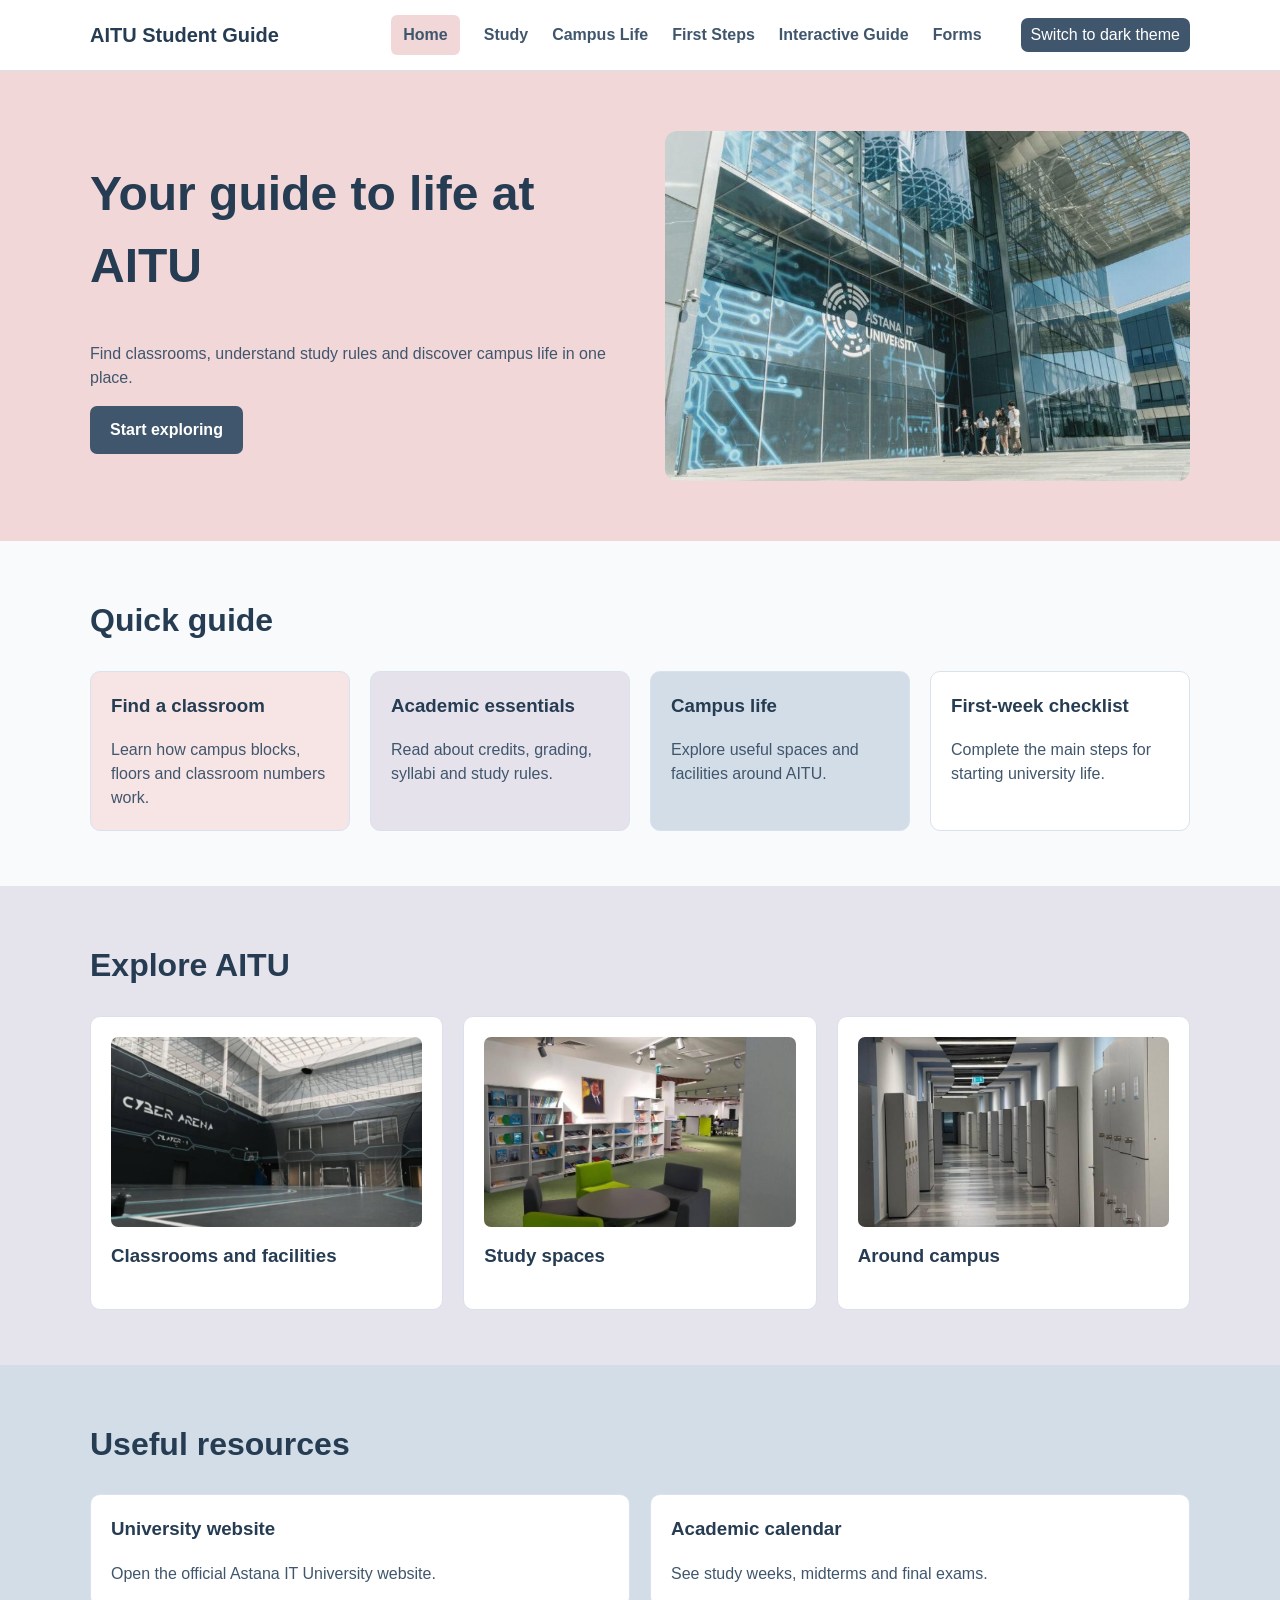
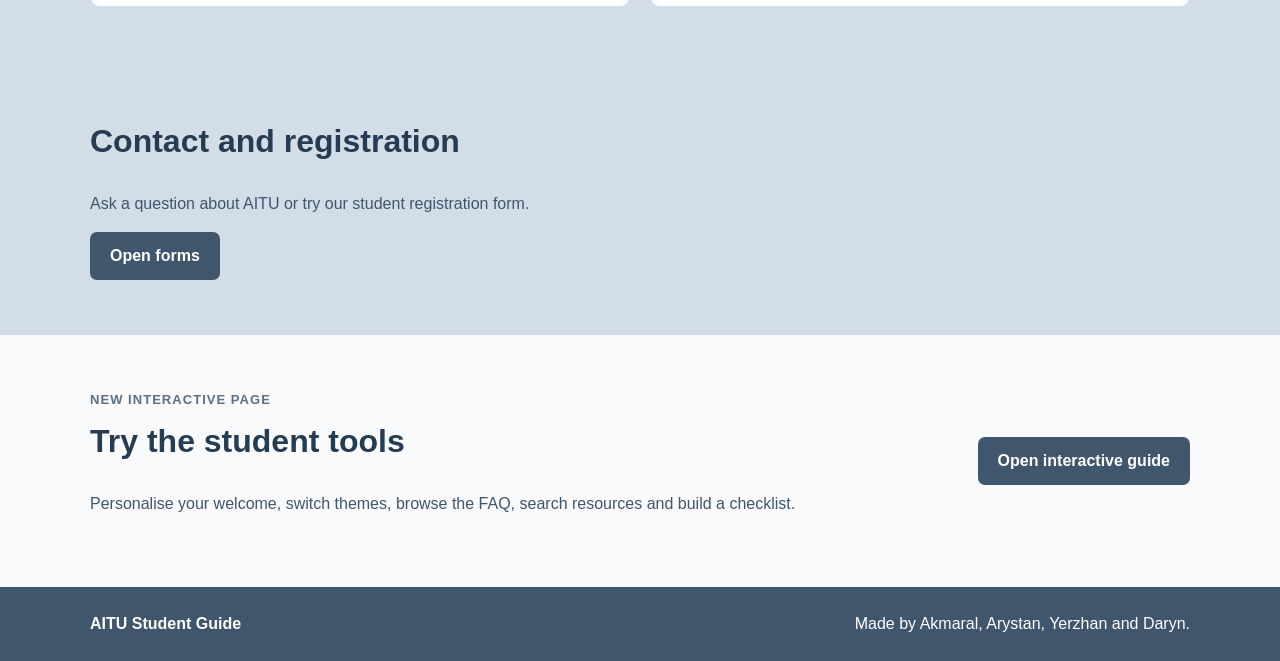
<file: index.html>
<!DOCTYPE html>
<html lang="en">
<head>
<meta charset="utf-8"/>
<meta content="width=device-width, initial-scale=1.0" name="viewport"/>
<meta content="A student guide to studying and campus life at Astana IT University." name="description"/>
<title>Home | AITU Student Guide</title>
<link href="css/style.css" rel="stylesheet"/>
<link href="css/responsive.css" rel="stylesheet"/>
<link href="data:," rel="icon"/></head>
<body>
<header class="site-header">
<div class="container header-inner">
<a class="logo" href="index.html">AITU Student Guide</a>
<nav aria-label="Main navigation">
<ul class="nav-list">
<li><a aria-current="page" class="active" href="index.html">Home</a></li>
<li><a href="study.html">Study</a></li>
<li><a href="campus.html">Campus Life</a></li>
<li><a href="start.html">First Steps</a></li>
<li><a href="interactive.html">Interactive Guide</a></li>
<li><a href="forms.html">Forms</a></li>
<li><button aria-pressed="false" class="button theme-button" id="theme-toggle" type="button" style="padding: 5px 10px; margin-left: 15px;">Switch to dark theme</button></li>
</ul>
</nav>
</div>
</header>
<main>
<section class="hero">
<div class="container hero-inner">
<div class="hero-text">
<h1>Your guide to life at AITU</h1>
<p>Find classrooms, understand study rules and discover campus life in one place.</p>
<a class="button" href="start.html">Start exploring</a>
</div>
<div class="hero-image">
<img alt="The entrance to Astana IT University" src="images/campus-exterior.jpg"/>
</div>
</div>
</section>
<section class="section">
<div class="container">
<h2>Quick guide</h2>
<div class="grid grid-4">
<a class="card card-link card-pink" href="campus.html#classrooms">
<h3>Find a classroom</h3>
<p>Learn how campus blocks, floors and classroom numbers work.</p>
</a>
<a class="card card-link card-lavender" href="study.html">
<h3>Academic essentials</h3>
<p>Read about credits, grading, syllabi and study rules.</p>
</a>
<a class="card card-link card-blue" href="campus.html">
<h3>Campus life</h3>
<p>Explore useful spaces and facilities around AITU.</p>
</a>
<a class="card card-link" href="start.html#checklist">
<h3>First-week checklist</h3>
<p>Complete the main steps for starting university life.</p>
</a>
</div>
</div>
</section>
<section class="section section-lavender">
<div class="container">
<h2>Explore AITU</h2>
<div class="grid grid-3">
<article class="card">
<img alt="Cyber Arena sports hall at AITU" src="images/cyber-arena.jpg"/>
<h3>Classrooms and facilities</h3>
</article>
<article class="card">
<img alt="Library and study space at AITU" src="images/study-space.jpg"/>
<h3>Study spaces</h3>
</article>
<article class="card">
<img alt="Hallway inside the AITU campus" src="images/campus-hallway.jpg"/>
<h3>Around campus</h3>
</article>
</div>
</div>
</section>
<section class="section section-blue">
<div class="container">
<h2>Useful resources</h2>
<div class="resource-links">
<a class="card card-link" href="https://astanait.edu.kz/" rel="noopener" target="_blank">
<h3>University website</h3>
<p>Open the official Astana IT University website.</p>
</a>
<a class="card card-link" href="study.html#calendar">
<h3>Academic calendar</h3>
<p>See study weeks, midterms and final exams.</p>
</a>
</div>
</div>
</section>
<section class="section section-blue">
<div class="container">
<h2>Contact and registration</h2>
<p>Ask a question about AITU or try our student registration form.</p>
<a class="button" href="forms.html">Open forms</a>
</div>
</section>
<section class="section">
<div class="container interactive-callout">
<div>
<p class="task-label">New interactive page</p>
<h2>Try the student tools</h2>
<p>Personalise your welcome, switch themes, browse the FAQ, search resources and build a checklist.</p>
</div>
<a class="button" href="interactive.html">Open interactive guide</a>
</div>
</section>
</main>
<footer class="site-footer">
<div class="container footer-inner">
<strong>AITU Student Guide</strong>
<p>Made by Akmaral, Arystan, Yerzhan and Daryn.</p>
</div>
</footer>
<script src="js/vendor/jquery-3.7.1.min.js"></script>
<script src="js/site.js"></script>
</body>
</html>
</file>
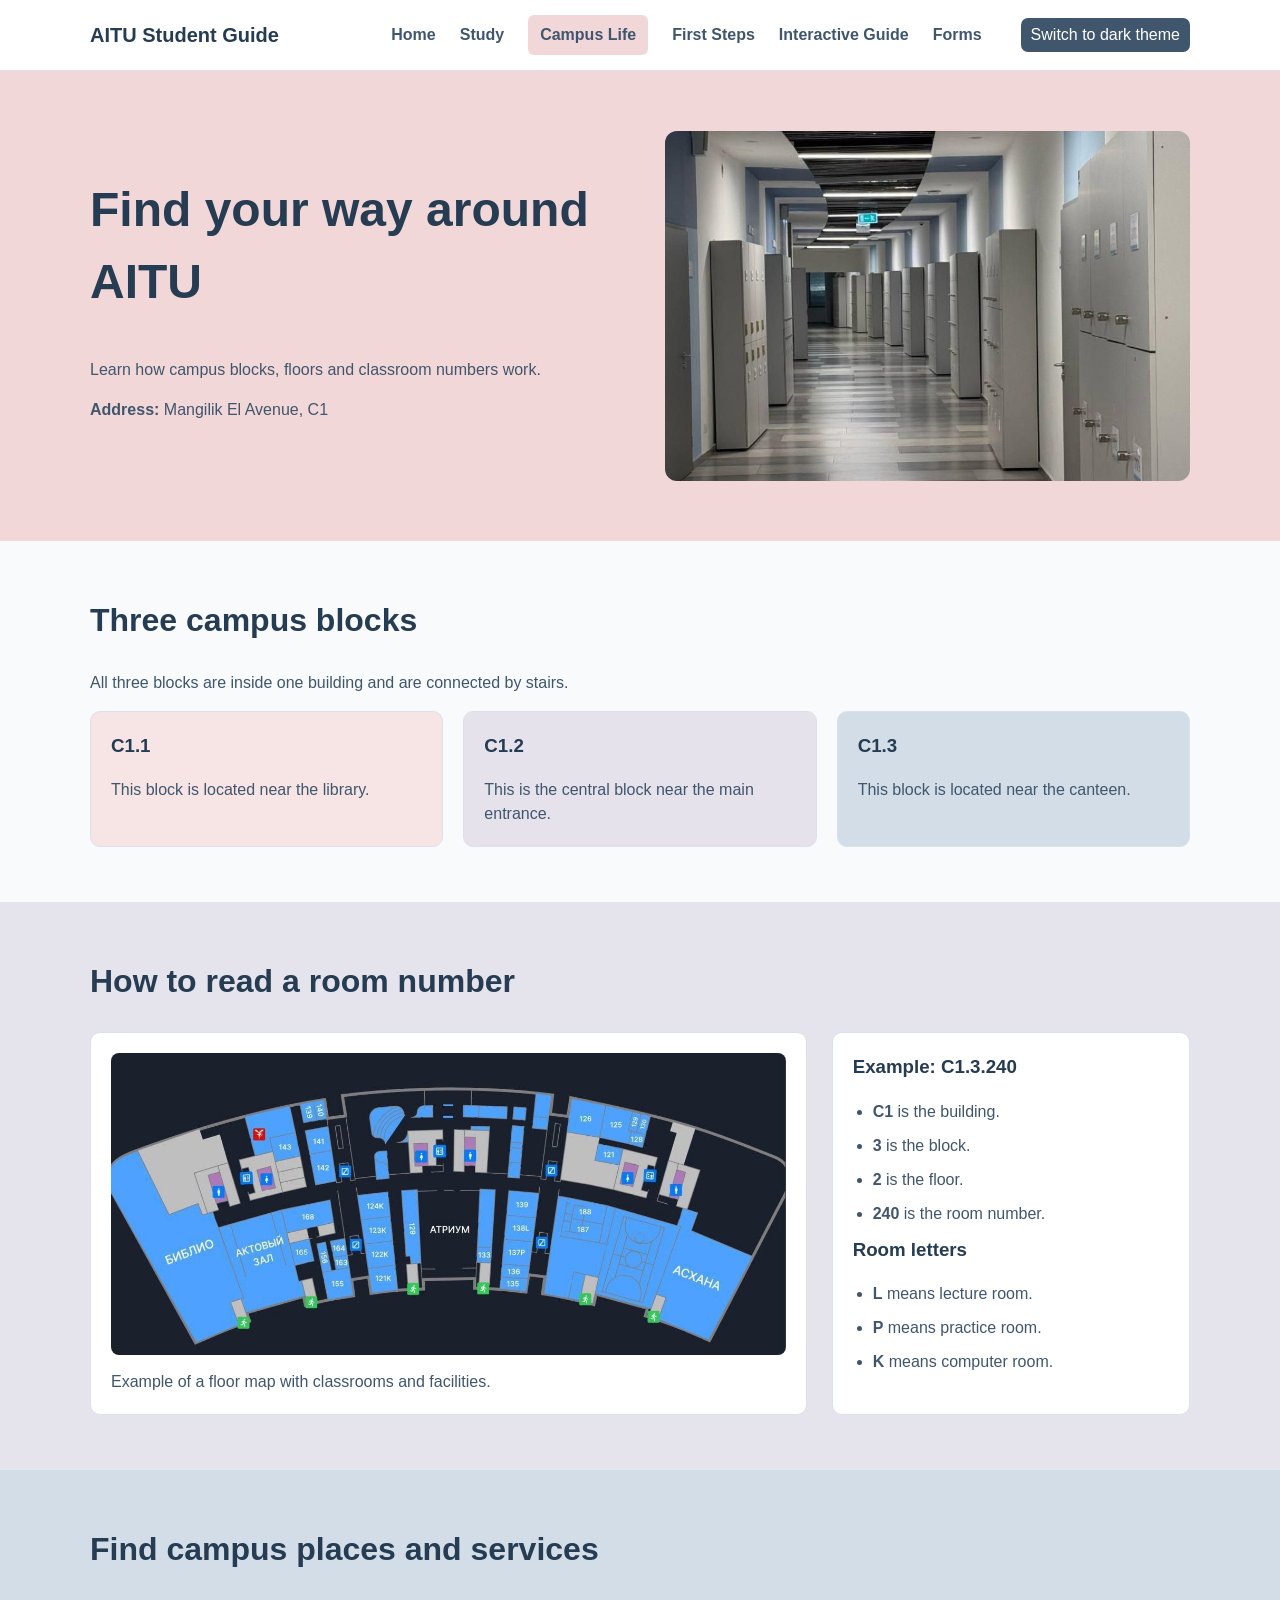
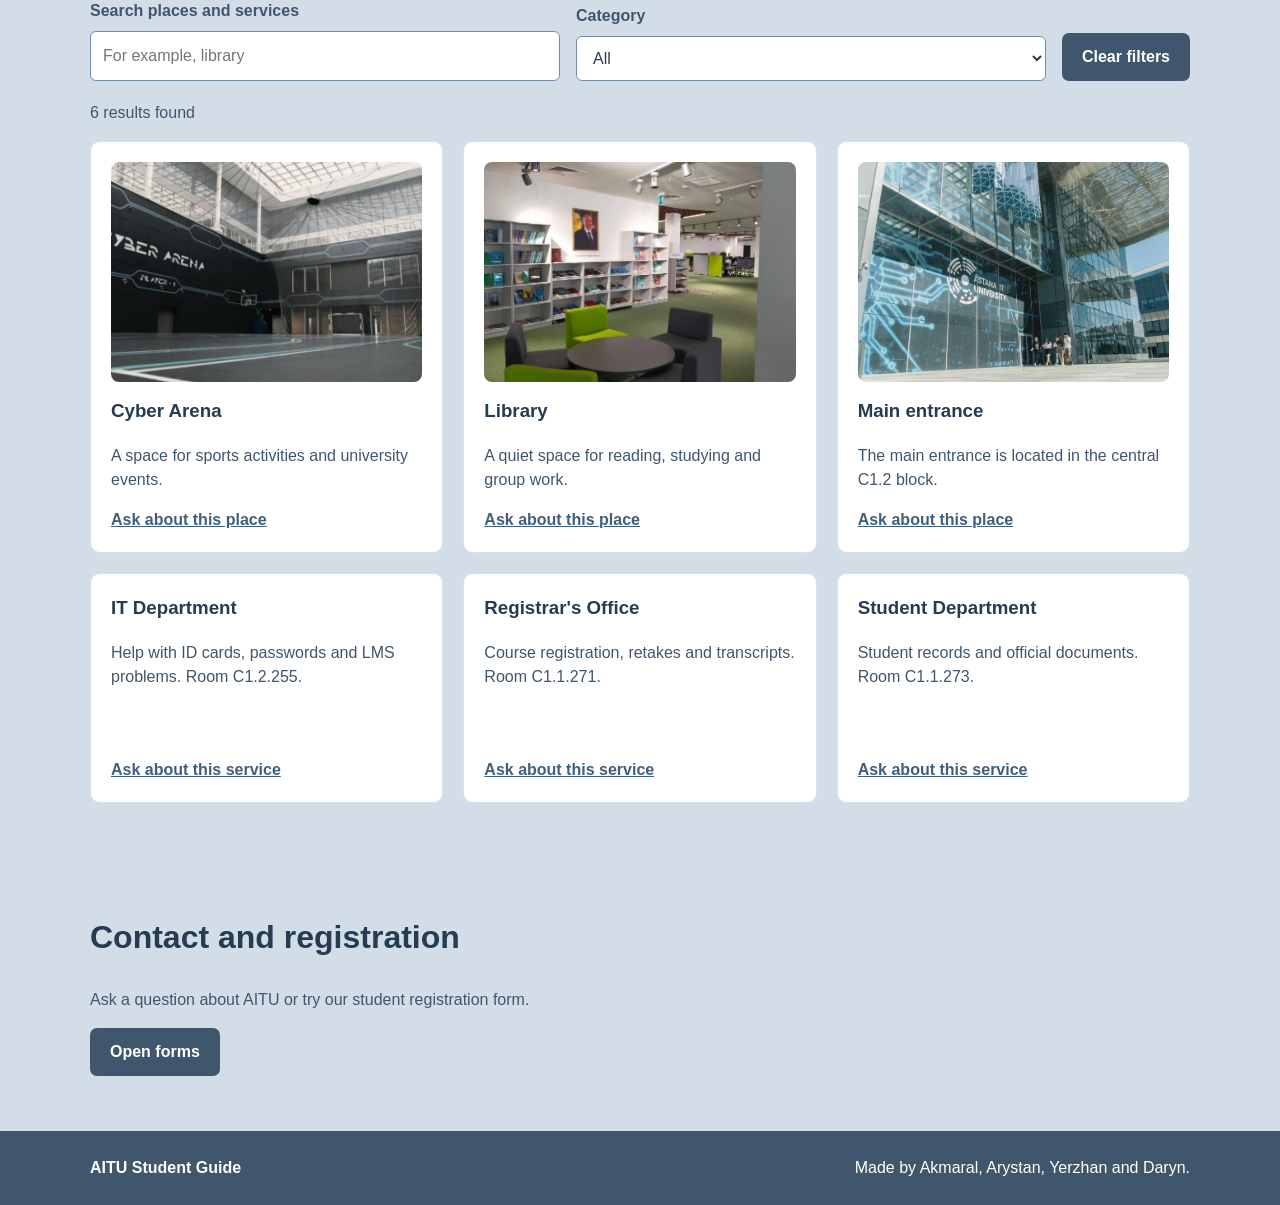
<file: campus.html>
<!DOCTYPE html>
<html lang="en">
<head>
<meta charset="utf-8"/>
<meta content="width=device-width, initial-scale=1.0" name="viewport"/>
<meta content="A simple guide to campus blocks, classroom numbers and facilities at Astana IT University." name="description"/>
<title>Campus Life | AITU Student Guide</title>
<link href="css/style.css" rel="stylesheet"/>
<link href="css/responsive.css" rel="stylesheet"/>
<link href="data:," rel="icon"/></head>
<body>
<header class="site-header">
<div class="container header-inner">
<a class="logo" href="index.html">AITU Student Guide</a>
<nav aria-label="Main navigation">
<ul class="nav-list">
<li><a href="index.html">Home</a></li>
<li><a href="study.html">Study</a></li>
<li><a aria-current="page" class="active" href="campus.html">Campus Life</a></li>
<li><a href="start.html">First Steps</a></li>
<li><a href="interactive.html">Interactive Guide</a></li>
<li><a href="forms.html">Forms</a></li>
<li><button aria-pressed="false" class="button theme-button" id="theme-toggle" type="button" style="padding: 5px 10px; margin-left: 15px;">Switch to dark theme</button></li>
</ul>
</nav>
</div>
</header>
<main>
<section class="hero">
<div class="container hero-inner">
<div class="hero-text">
<h1>Find your way around AITU</h1>
<p>Learn how campus blocks, floors and classroom numbers work.</p>
<p><strong>Address:</strong> Mangilik El Avenue, C1</p>
</div>
<div class="hero-image">
<img alt="Hallway inside Astana IT University" src="images/campus-hallway.jpg"/>
</div>
</div>
</section>
<section class="section" id="classrooms">
<div class="container">
<h2>Three campus blocks</h2>
<p>All three blocks are inside one building and are connected by stairs.</p>
<div class="campus-grid">
<article class="card card-pink">
<h3>C1.1</h3>
<p>This block is located near the library.</p>
</article>
<article class="card card-lavender">
<h3>C1.2</h3>
<p>This is the central block near the main entrance.</p>
</article>
<article class="card card-blue">
<h3>C1.3</h3>
<p>This block is located near the canteen.</p>
</article>
</div>
</div>
</section>
<section class="section section-lavender" id="map">
<div class="container">
<h2>How to read a room number</h2>
<div class="map-layout">
<figure class="card">
<img alt="First floor map of the AITU campus" class="map-image" src="images/campus-map.jpg"/>
<figcaption>Example of a floor map with classrooms and facilities.</figcaption>
</figure>
<aside class="card">
<h3>Example: C1.3.240</h3>
<ul class="campus-list">
<li><strong>C1</strong> is the building.</li>
<li><strong>3</strong> is the block.</li>
<li><strong>2</strong> is the floor.</li>
<li><strong>240</strong> is the room number.</li>
</ul>
<h3>Room letters</h3>
<ul class="campus-list">
<li><strong>L</strong> means lecture room.</li>
<li><strong>P</strong> means practice room.</li>
<li><strong>K</strong> means computer room.</li>
</ul>
</aside>
</div>
</div>
</section>
<section class="section section-blue" id="facilities">
<div class="container">
<h2>Find campus places and services</h2>
<div class="filter-controls"><div><label for="resource-search">Search places and services</label>
<input id="resource-search" placeholder="For example, library" type="search"/></div>
<div><label for="resource-category">Category</label><select id="resource-category">
<option value="All">All</option><option>Study</option><option>Campus</option><option>Activities</option><option>Support</option>
</select></div><button class="button" id="clear-filters" type="button">Clear filters</button></div>
<p id="result-count" role="status">6 results found</p><p hidden="" id="no-results">No results found.</p><div class="campus-grid" id="resource-list">
<article class="card campus-card guide-card" data-category="Activities">
<img alt="Cyber Arena sports hall at AITU" src="images/cyber-arena.jpg"/>
<h3>Cyber Arena</h3>
<p>A space for sports activities and university events.</p>
<a href="forms.html#contact-form">Ask about this place</a></article>
<article class="card campus-card guide-card" data-category="Study">
<img alt="Library and study space at AITU" src="images/study-space.jpg"/>
<h3>Library</h3>
<p>A quiet space for reading, studying and group work.</p>
<a href="forms.html#contact-form">Ask about this place</a></article>
<article class="card campus-card guide-card" data-category="Campus">
<img alt="Entrance to Astana IT University" src="images/campus-exterior.jpg"/>
<h3>Main entrance</h3>
<p>The main entrance is located in the central C1.2 block.</p>
<a href="forms.html#contact-form">Ask about this place</a></article>
<article class="card guide-card" data-category="Support"><h3>IT Department</h3><p>Help with ID cards, passwords and LMS problems. Room C1.2.255.</p><a href="forms.html#contact-form">Ask about this service</a></article><article class="card guide-card" data-category="Support"><h3>Registrar's Office</h3><p>Course registration, retakes and transcripts. Room C1.1.271.</p><a href="forms.html#contact-form">Ask about this service</a></article><article class="card guide-card" data-category="Support"><h3>Student Department</h3><p>Student records and official documents. Room C1.1.273.</p><a href="forms.html#contact-form">Ask about this service</a></article></div>
</div>
</section>
<section class="section section-blue">
<div class="container">
<h2>Contact and registration</h2>
<p>Ask a question about AITU or try our student registration form.</p>
<a class="button" href="forms.html">Open forms</a>
</div>
</section>
</main>
<footer class="site-footer">
<div class="container footer-inner">
<strong>AITU Student Guide</strong>
<p>Made by Akmaral, Arystan, Yerzhan and Daryn.</p>
</div>
</footer>
<script src="js/vendor/jquery-3.7.1.min.js"></script>
<script src="js/site.js"></script>
</body>
</html>
</file>
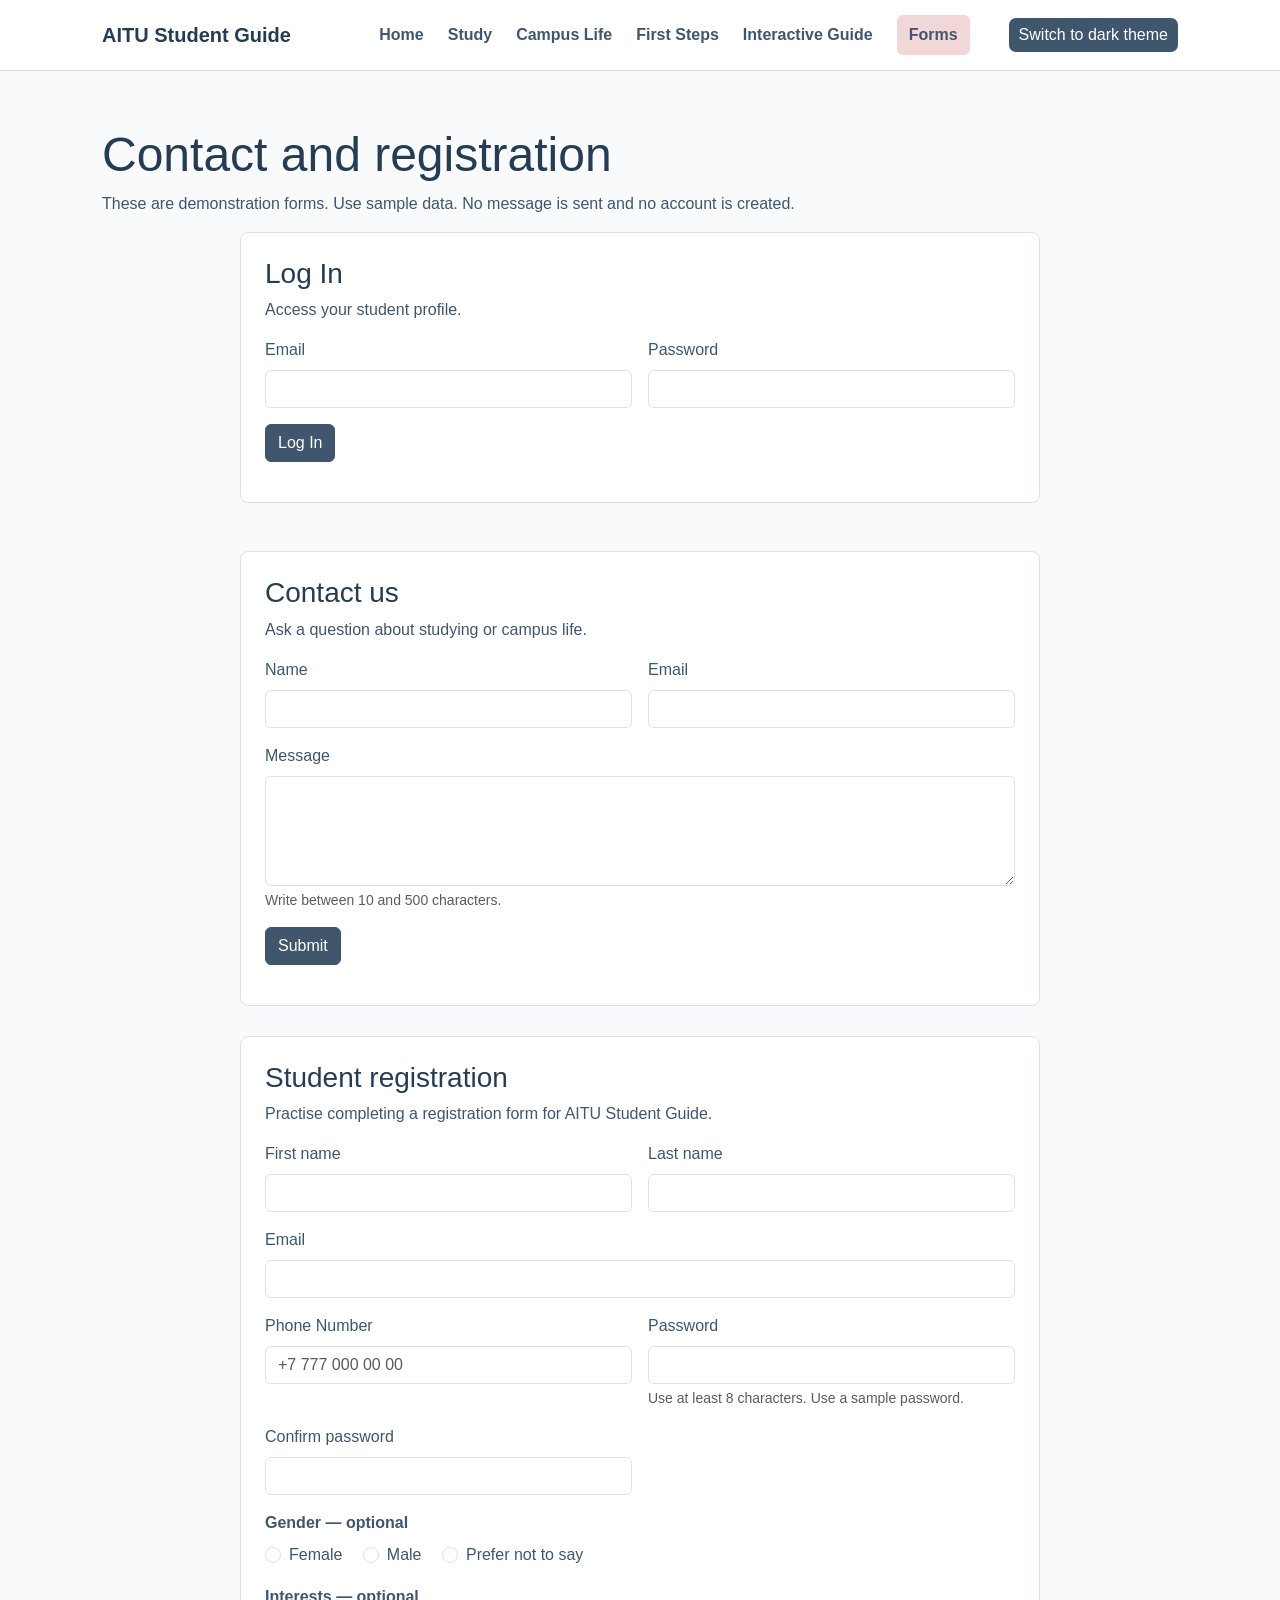
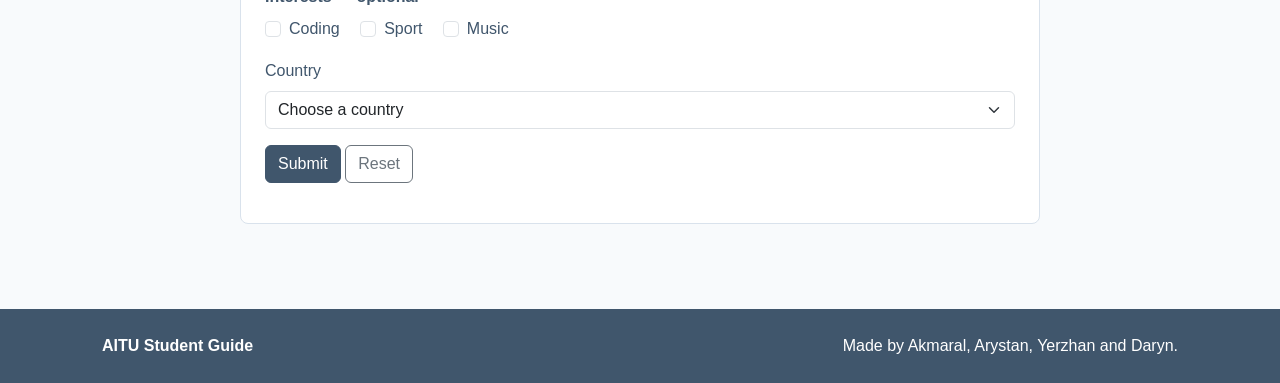
<file: forms.html>
<!DOCTYPE html>
<html lang="en">
<head>
<meta charset="utf-8"/>
<meta content="width=device-width, initial-scale=1.0" name="viewport"/>
<title>Forms | AITU Student Guide</title>
<link href="css/vendor/bootstrap.min.css" rel="stylesheet"/>
<link href="css/style.css" rel="stylesheet"/>
<link href="css/responsive.css" rel="stylesheet"/>
<link href="css/forms.css" rel="stylesheet"/><link href="data:," rel="icon"/></head>
<body>
<header class="site-header">
<div class="container header-inner">
<a class="logo" href="index.html">AITU Student Guide</a>
<nav aria-label="Main navigation">
<ul class="nav-list">
<li><a href="index.html">Home</a></li>
<li><a href="study.html">Study</a></li>
<li><a href="campus.html">Campus Life</a></li>
<li><a href="start.html">First Steps</a></li>
<li><a href="interactive.html">Interactive Guide</a></li>
<li><a aria-current="page" class="active" href="forms.html">Forms</a></li>
<li><button aria-pressed="false" class="button theme-button" id="theme-toggle" type="button" style="padding: 5px 10px; margin-left: 15px;">Switch to dark theme</button></li>
</ul>
</nav>
</div>
</header>
<main class="section">
<div class="container">
<h1>Contact and registration</h1>
<p>These are demonstration forms. Use sample data. No message is sent and no account is created.</p>

<section class="form-panel mb-5">
<h2>Log In</h2>
<p>Access your student profile.</p>
<form class="row g-3" id="login-form" novalidate="">
<div class="col-md-6">
<label class="form-label" for="login-email">Email</label>
<input class="form-control" id="login-email" required="" type="email"/>
<div class="invalid-feedback">Enter your registered email.</div>
</div>
<div class="col-md-6">
<label class="form-label" for="login-password">Password</label>
<input class="form-control" id="login-password" required="" type="password"/>
<div class="invalid-feedback">Enter your password.</div>
</div>
<div class="col-12">
<button class="btn btn-primary" type="submit">Log In</button>
</div>
<div class="col-12">
<p class="mb-0" id="login-status" role="status"></p>
</div>
</form>
</section>

<section class="form-panel">
<h2>Contact us</h2>
<p>Ask a question about studying or campus life.</p>
<form class="row g-3" id="contact-form" novalidate="">
<div class="col-md-6">
<label class="form-label" for="contact-name">Name</label>
<input aria-describedby="contact-name-error" autocomplete="name" class="form-control" id="contact-name" minlength="2" name="name" required="" type="text"/>
<div class="invalid-feedback" id="contact-name-error">Enter a name with at least 2 characters.</div>
<div class="valid-feedback">Looks good.</div>
</div>
<div class="col-md-6">
<label class="form-label" for="contact-email">Email</label>
<input aria-describedby="contact-email-error" autocomplete="email" class="form-control" id="contact-email" name="email" required="" type="email"/>
<div class="invalid-feedback" id="contact-email-error">Enter a valid email address.</div>
<div class="valid-feedback">Looks good.</div>
</div>
<div class="col-12">
<label class="form-label" for="contact-message">Message</label>
<textarea aria-describedby="message-help message-error" class="form-control" id="contact-message" maxlength="500" minlength="10" name="message" required="" rows="4"></textarea>
<div class="form-text" id="message-help">Write between 10 and 500 characters.</div>
<div class="invalid-feedback" id="message-error">Your message must contain 10–500 characters.</div>
<div class="valid-feedback">Looks good.</div>
</div>
<div class="col-12">
<button class="btn btn-primary" type="submit">Submit</button>
</div>
<div class="col-12">
<p class="mb-0" id="contact-status" role="status"></p>
</div>
</form>
</section>

<section class="form-panel">
<h2>Student registration</h2>
<p>Practise completing a registration form for AITU Student Guide.</p>
<form class="row g-3" id="registration-form" novalidate="">
<div class="col-md-6">
<label class="form-label" for="first-name">First name</label>
<input aria-describedby="first-name-error" autocomplete="given-name" class="form-control" id="first-name" minlength="2" name="firstName" required="" type="text"/>
<div class="invalid-feedback" id="first-name-error">Enter at least 2 characters.</div>
<div class="valid-feedback">Looks good.</div>
</div>
<div class="col-md-6">
<label class="form-label" for="last-name">Last name</label>
<input aria-describedby="last-name-error" autocomplete="family-name" class="form-control" id="last-name" minlength="2" name="lastName" required="" type="text"/>
<div class="invalid-feedback" id="last-name-error">Enter at least 2 characters.</div>
<div class="valid-feedback">Looks good.</div>
</div>
<div class="col-12">
<label class="form-label" for="registration-email">Email</label>
<input aria-describedby="registration-email-error" autocomplete="email" class="form-control" id="registration-email" name="email" required="" type="email"/>
<div class="invalid-feedback" id="registration-email-error">Enter a valid email address.</div>
<div class="valid-feedback">Looks good.</div>
</div>
<div class="col-md-6">
<label class="form-label" for="phone">Phone Number</label>
<input aria-describedby="phone-error" class="form-control" id="phone" name="phone" required="" pattern="^\+?[0-9\s\-]{10,15}$" type="text" placeholder="+7 777 000 00 00"/>
<div class="invalid-feedback" id="phone-error">Enter a valid phone number (e.g. +7 777 000 00 00).</div>
<div class="valid-feedback">Looks good.</div>
</div>
<div class="col-md-6">
<label class="form-label" for="password">Password</label>
<input aria-describedby="password-help password-error" autocomplete="new-password" class="form-control" id="password" minlength="8" name="password" required="" type="password"/>
<div class="form-text" id="password-help">Use at least 8 characters. Use a sample password.</div>
<div class="invalid-feedback" id="password-error">Enter a password with at least 8 characters.</div>
<div class="valid-feedback">Looks good.</div>
</div>
<div class="col-md-6">
<label class="form-label" for="confirm-password">Confirm password</label>
<input aria-describedby="confirm-password-error" autocomplete="new-password" class="form-control" id="confirm-password" minlength="8" name="confirmPassword" required="" type="password"/>
<div class="invalid-feedback" id="confirm-password-error">Enter at least 8 characters and match the first password.</div>
<div class="valid-feedback">Passwords match.</div>
</div>
<fieldset class="col-12">
<legend>Gender — optional</legend>
<div class="form-check form-check-inline">
<input class="form-check-input" id="gender-female" name="gender" type="radio" value="female"/>
<label class="form-check-label" for="gender-female">Female</label>
</div>
<div class="form-check form-check-inline">
<input class="form-check-input" id="gender-male" name="gender" type="radio" value="male"/>
<label class="form-check-label" for="gender-male">Male</label>
</div>
<div class="form-check form-check-inline">
<input class="form-check-input" id="gender-private" name="gender" type="radio" value="not-stated"/>
<label class="form-check-label" for="gender-private">Prefer not to say</label>
</div>
</fieldset>
<fieldset class="col-12">
<legend>Interests — optional</legend>
<div class="form-check form-check-inline">
<input class="form-check-input" id="interest-coding" name="interests" type="checkbox" value="coding"/>
<label class="form-check-label" for="interest-coding">Coding</label>
</div>
<div class="form-check form-check-inline">
<input class="form-check-input" id="interest-sport" name="interests" type="checkbox" value="sport"/>
<label class="form-check-label" for="interest-sport">Sport</label>
</div>
<div class="form-check form-check-inline">
<input class="form-check-input" id="interest-music" name="interests" type="checkbox" value="music"/>
<label class="form-check-label" for="interest-music">Music</label>
</div>
</fieldset>
<div class="col-12">
<label class="form-label" for="country">Country</label>
<select aria-describedby="country-error" autocomplete="country-name" class="form-select" id="country" name="country" required="">
<option value="">Choose a country</option>
<option value="Kazakhstan">Kazakhstan</option>
<option value="Uzbekistan">Uzbekistan</option>
<option value="Kyrgyzstan">Kyrgyzstan</option>
<option value="Russia">Russia</option>
<option value="China">China</option>
<option value="Other">Other</option>
</select>
<div class="invalid-feedback" id="country-error">Select a country.</div>
<div class="valid-feedback">Looks good.</div>
</div>
<div class="col-12">
<button class="btn btn-primary" type="submit">Submit</button>
<button class="btn btn-outline-secondary" type="reset">Reset</button>
</div>
<div class="col-12">
<p class="mb-0" id="registration-status" role="status"></p>
</div>
</form>
</section>
</div>
</main>
<footer class="site-footer">
<div class="container footer-inner">
<strong>AITU Student Guide</strong>
<p>Made by Akmaral, Arystan, Yerzhan and Daryn.</p>
</div>
</footer>

<script src="js/vendor/jquery-3.7.1.min.js"></script>
<script src="js/site.js"></script>
<script src="js/forms.js"></script>
</body>
</html>
</file>
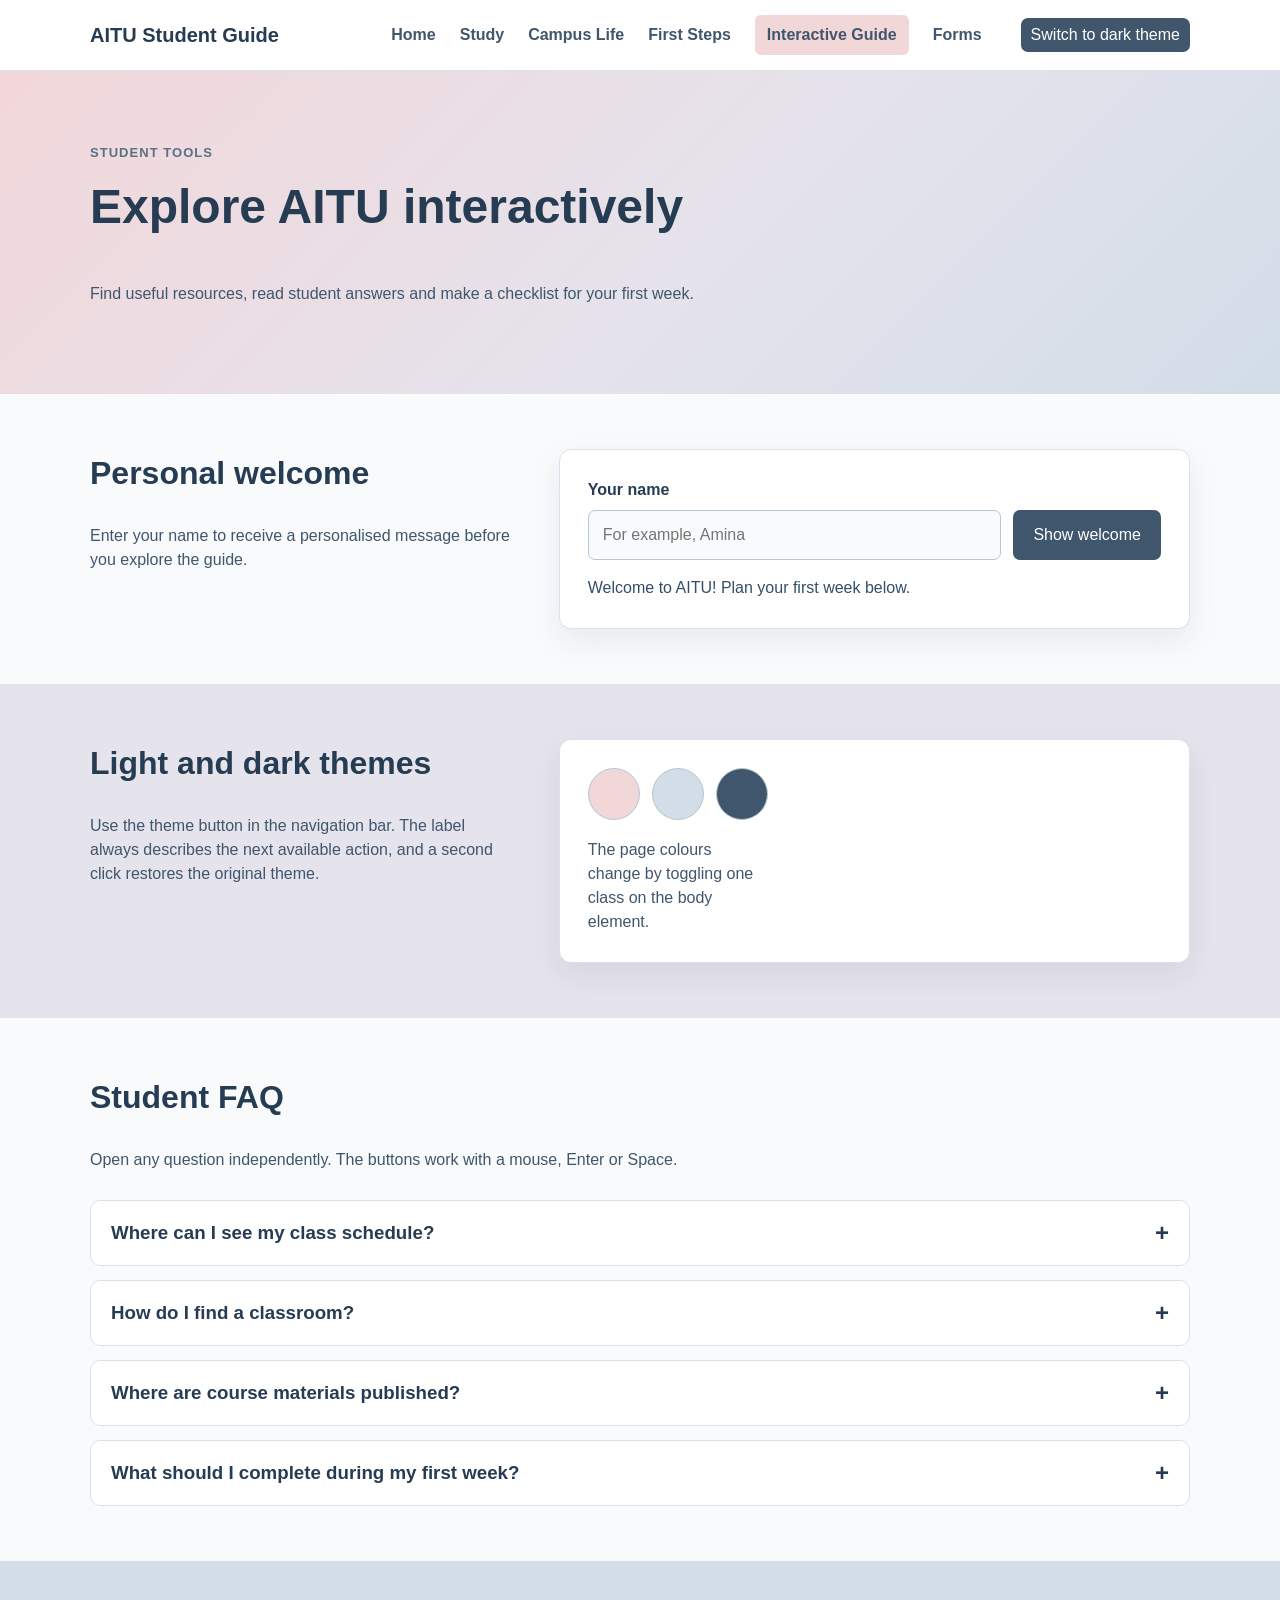
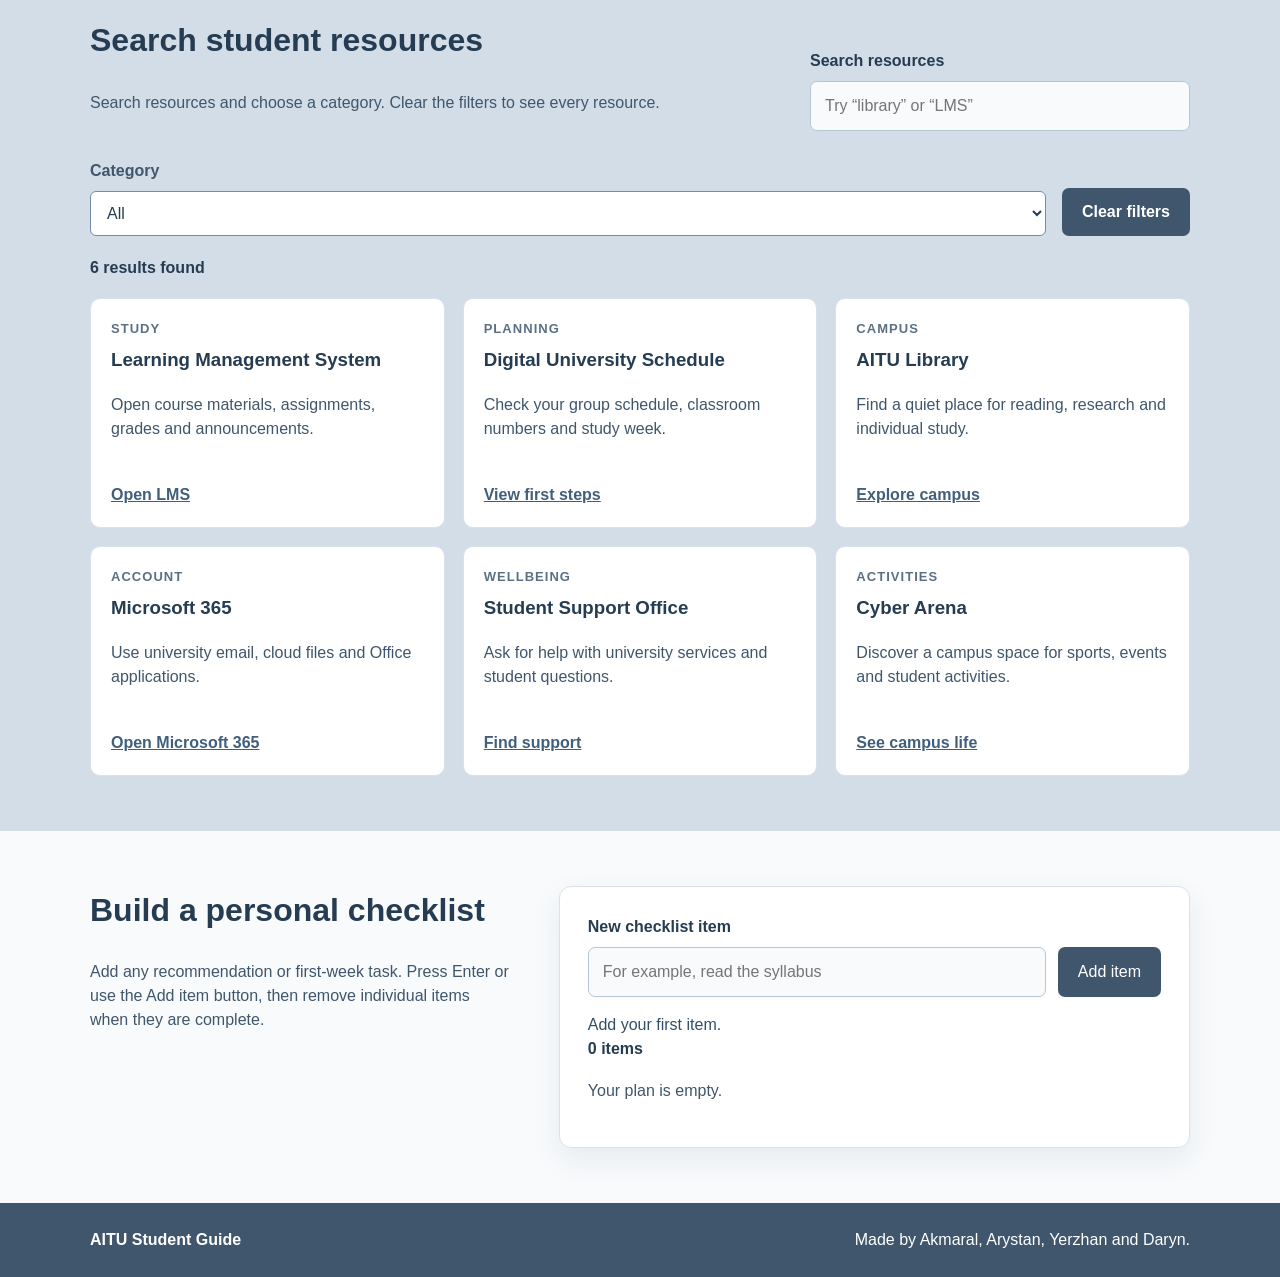
<file: interactive.html>
<!DOCTYPE html>
<html lang="en">
<head>
<meta charset="utf-8"/>
<meta content="width=device-width, initial-scale=1.0" name="viewport"/>
<meta content="Interactive tools for exploring student life at Astana IT University." name="description"/>
<title>Interactive Guide | AITU Student Guide</title>
<link href="css/style.css" rel="stylesheet"/>
<link href="css/responsive.css" rel="stylesheet"/>
<link href="data:," rel="icon"/></head>
<body>
<header class="site-header">
<div class="container header-inner">
<a class="logo" href="index.html">AITU Student Guide</a>
<nav aria-label="Main navigation">
<ul class="nav-list">
<li><a href="index.html">Home</a></li>
<li><a href="study.html">Study</a></li>
<li><a href="campus.html">Campus Life</a></li>
<li><a href="start.html">First Steps</a></li>
<li><a aria-current="page" class="active" href="interactive.html">Interactive Guide</a></li>
<li><a href="forms.html">Forms</a></li>
<li><button aria-pressed="false" class="button theme-button" id="theme-toggle" type="button" style="padding: 5px 10px; margin-left: 15px;">Switch to dark theme</button></li>
</ul>
</nav>
</div>
</header>
<main>
<section class="interactive-hero">
<div class="container interactive-hero-inner">
<div>
<p class="eyebrow">Student tools</p>
<h1>Explore AITU interactively</h1>
<p>Find useful resources, read student answers and make a checklist for your first week.</p>
</div>
</div>
</section>
<section aria-labelledby="task-0-title" class="section">
<div class="container feature-layout">
<div class="feature-heading">
<h2 id="task-0-title">Personal welcome</h2>
<p>Enter your name to receive a personalised message before you explore the guide.</p>
</div>
<div class="interactive-panel">
<label for="visitor-name">Your name</label>
<div class="control-row">
<input autocomplete="name" id="visitor-name" placeholder="For example, Amina" type="text"/>
<button class="button" id="welcome-button" type="button">Show welcome</button>
</div>
<p aria-live="polite" class="status-message" id="welcome-message">Welcome to AITU! Plan your first week below.</p>
</div>
</div>
</section>
<section aria-labelledby="task-1-title" class="section section-lavender">
<div class="container feature-layout">
<div class="feature-heading">
<h2 id="task-1-title">Light and dark themes</h2>
<p>Use the theme button in the navigation bar. The label always describes the next available action, and a second click restores the original theme.</p>
</div>
<div aria-hidden="true" class="interactive-panel theme-preview">
<span class="theme-swatch theme-swatch-primary"></span>
<span class="theme-swatch theme-swatch-secondary"></span>
<span class="theme-swatch theme-swatch-accent"></span>
<p>The page colours change by toggling one class on the body element.</p>
</div>
</div>
</section>
<section aria-labelledby="task-2-title" class="section">
<div class="container">
<div class="section-intro">
<h2 id="task-2-title">Student FAQ</h2>
<p>Open any question independently. The buttons work with a mouse, Enter or Space.</p>
</div>
<div class="faq-list">
<article class="faq-item">
<h3><button aria-controls="faq-answer-1" aria-expanded="false" class="faq-question" type="button">Where can I see my class schedule?<span aria-hidden="true" class="faq-symbol">+</span></button></h3>
<p class="faq-answer" hidden="" id="faq-answer-1">Open Digital University and check the schedule for your group. Review it regularly because rooms can change.</p>
</article>
<article class="faq-item">
<h3><button aria-controls="faq-answer-2" aria-expanded="false" class="faq-question" type="button">How do I find a classroom?<span aria-hidden="true" class="faq-symbol">+</span></button></h3>
<p class="faq-answer" hidden="" id="faq-answer-2">Read the room code as building, block, floor and room number. For example, C1.3.240 is in block 3 on the second floor.</p>
</article>
<article class="faq-item">
<h3><button aria-controls="faq-answer-3" aria-expanded="false" class="faq-question" type="button">Where are course materials published?<span aria-hidden="true" class="faq-symbol">+</span></button></h3>
<p class="faq-answer" hidden="" id="faq-answer-3">Teachers publish syllabi, assignments and learning materials in the AITU LMS. Check every enrolled course after signing in.</p>
</article>
<article class="faq-item">
<h3><button aria-controls="faq-answer-4" aria-expanded="false" class="faq-question" type="button">What should I complete during my first week?<span aria-hidden="true" class="faq-symbol">+</span></button></h3>
<p class="faq-answer" hidden="" id="faq-answer-4">Activate Microsoft 365, enter the LMS, check your schedule, find your classrooms, read each syllabus and save important contacts.</p>
</article>
</div>
</div>
</section>
<section aria-labelledby="task-3-title" class="section section-blue">
<div class="container">
<div class="section-intro search-heading">
<div>
<h2 id="task-3-title">Search student resources</h2>
<p>Search resources and choose a category. Clear the filters to see every resource.</p>
</div>
<div class="search-control">
<label for="resource-search">Search resources</label>
<input id="resource-search" placeholder="Try “library” or “LMS”" type="search"/>
</div>
</div>
<div class="filter-controls"><div><label for="resource-category">Category</label><select id="resource-category"><option value="All">All</option><option>Study</option><option>Planning</option><option>Campus</option><option>Account</option><option>Support</option><option>Activities</option></select></div><button class="button" id="clear-filters" type="button">Clear filters</button></div><p aria-live="polite" class="result-count" id="result-count">6 resources found</p>
<p class="no-results" hidden="" id="no-results">No results found.</p>
<div class="resource-card-grid" id="resource-list">
<article class="card guide-card" data-category="Study"><p class="card-kicker">Study</p><h3>Learning Management System</h3><p>Open course materials, assignments, grades and announcements.</p><a href="https://lms.astanait.edu.kz/" rel="noopener" target="_blank">Open LMS</a></article>
<article class="card guide-card" data-category="Planning"><p class="card-kicker">Planning</p><h3>Digital University Schedule</h3><p>Check your group schedule, classroom numbers and study week.</p><a href="start.html">View first steps</a></article>
<article class="card guide-card" data-category="Campus"><p class="card-kicker">Campus</p><h3>AITU Library</h3><p>Find a quiet place for reading, research and individual study.</p><a href="campus.html">Explore campus</a></article>
<article class="card guide-card" data-category="Account"><p class="card-kicker">Account</p><h3>Microsoft 365</h3><p>Use university email, cloud files and Office applications.</p><a href="https://www.office.com/" rel="noopener" target="_blank">Open Microsoft 365</a></article>
<article class="card guide-card" data-category="Support"><p class="card-kicker">Wellbeing</p><h3>Student Support Office</h3><p>Ask for help with university services and student questions.</p><a href="start.html">Find support</a></article>
<article class="card guide-card" data-category="Activities"><p class="card-kicker">Activities</p><h3>Cyber Arena</h3><p>Discover a campus space for sports, events and student activities.</p><a href="campus.html">See campus life</a></article>
</div>
</div>
</section>
<section aria-labelledby="task-4-title" class="section">
<div class="container feature-layout">
<div class="feature-heading">
<h2 id="task-4-title">Build a personal checklist</h2>
<p>Add any recommendation or first-week task. Press Enter or use the Add item button, then remove individual items when they are complete.</p>
</div>
<div class="interactive-panel">
<form id="checklist-form" novalidate="">
<label for="checklist-input">New checklist item</label>
<div class="control-row">
<input aria-describedby="checklist-feedback" id="checklist-input" maxlength="120" placeholder="For example, read the syllabus" type="text"/>
<button class="button" type="submit">Add item</button>
</div>
</form>
<p aria-live="polite" class="status-message" id="checklist-feedback">Add your first item.</p>
<p aria-live="polite" class="item-count" id="item-count">0 items</p>
<p aria-hidden="true" class="task-notice" id="task-notice">Task added.</p><p id="empty-list">Your plan is empty.</p><ul aria-label="Personal checklist" class="dynamic-list" id="checklist-items"></ul>
</div>
</div>
</section>
</main>
<footer class="site-footer">
<div class="container footer-inner">
<strong>AITU Student Guide</strong>
<p>Made by Akmaral, Arystan, Yerzhan and Daryn.</p>
</div>
</footer>
<script src="js/vendor/jquery-3.7.1.min.js"></script><script src="js/site.js"></script></body>
</html>
</file>
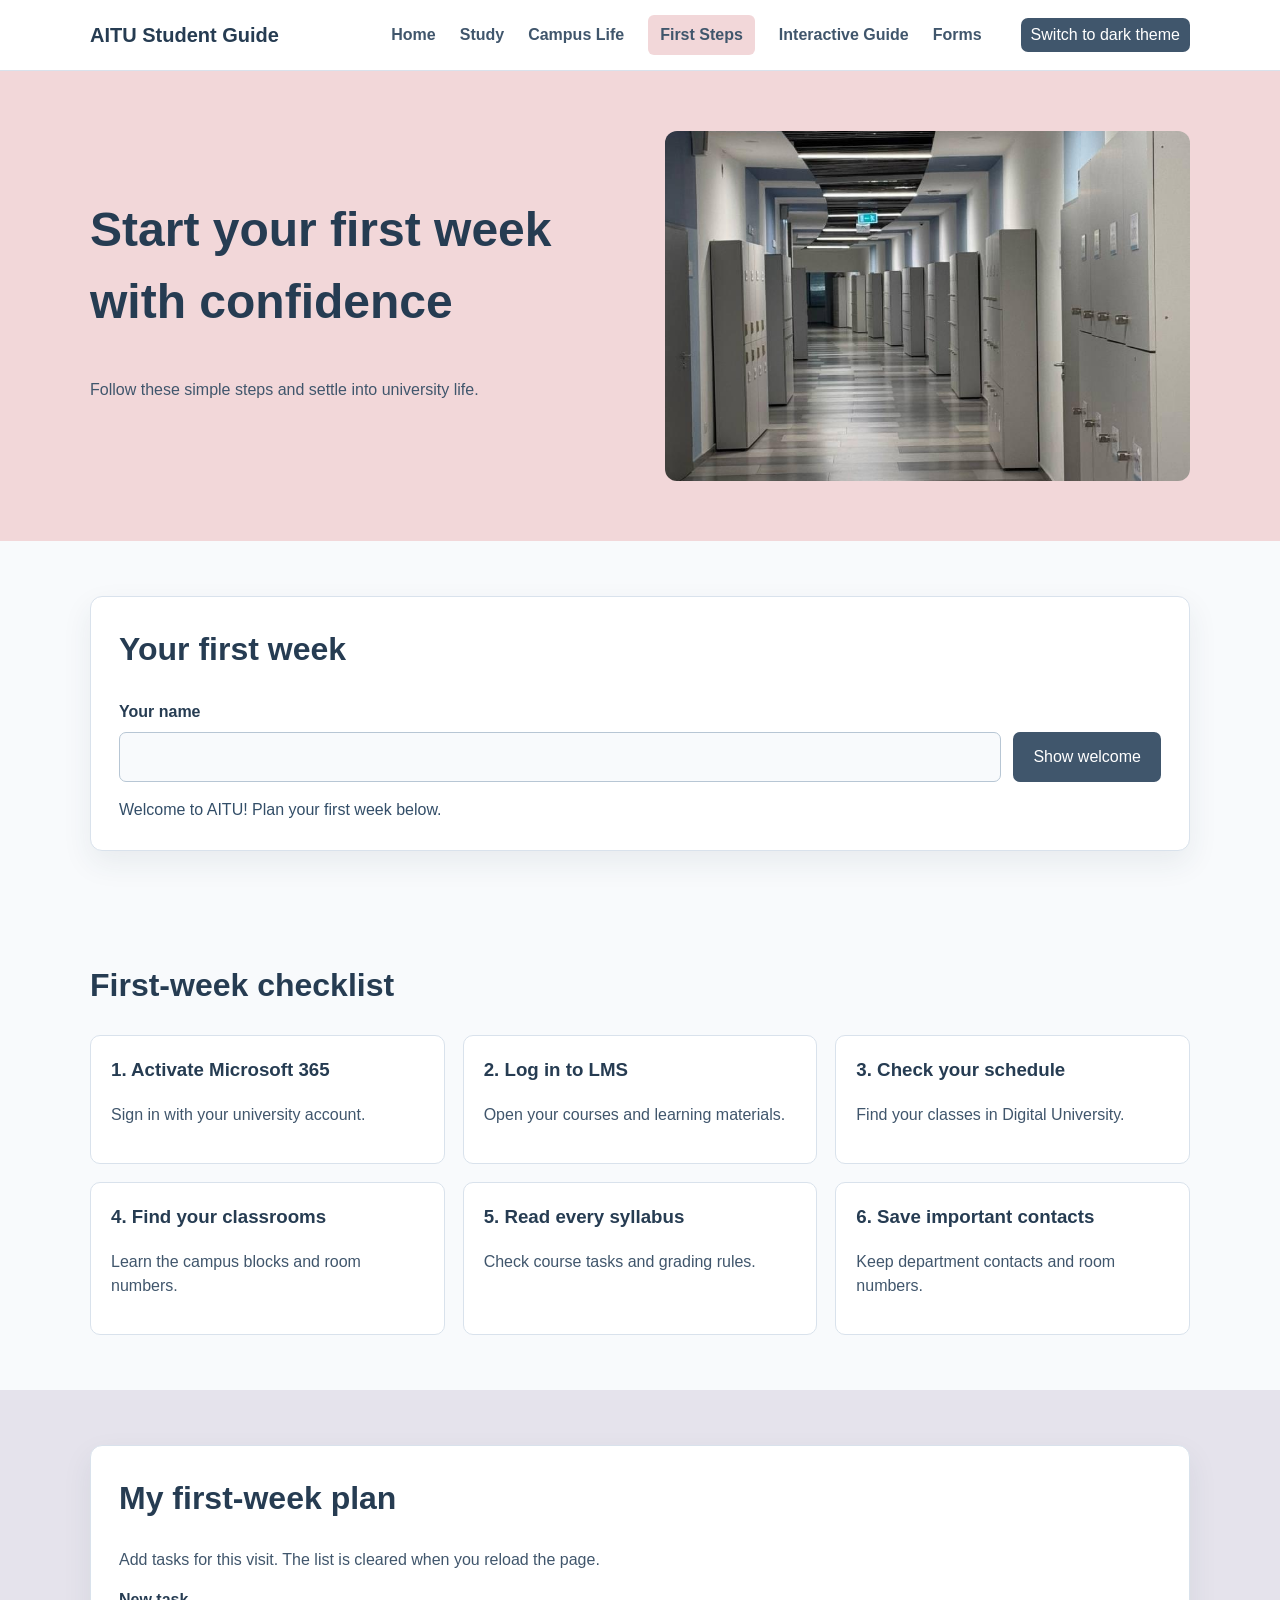
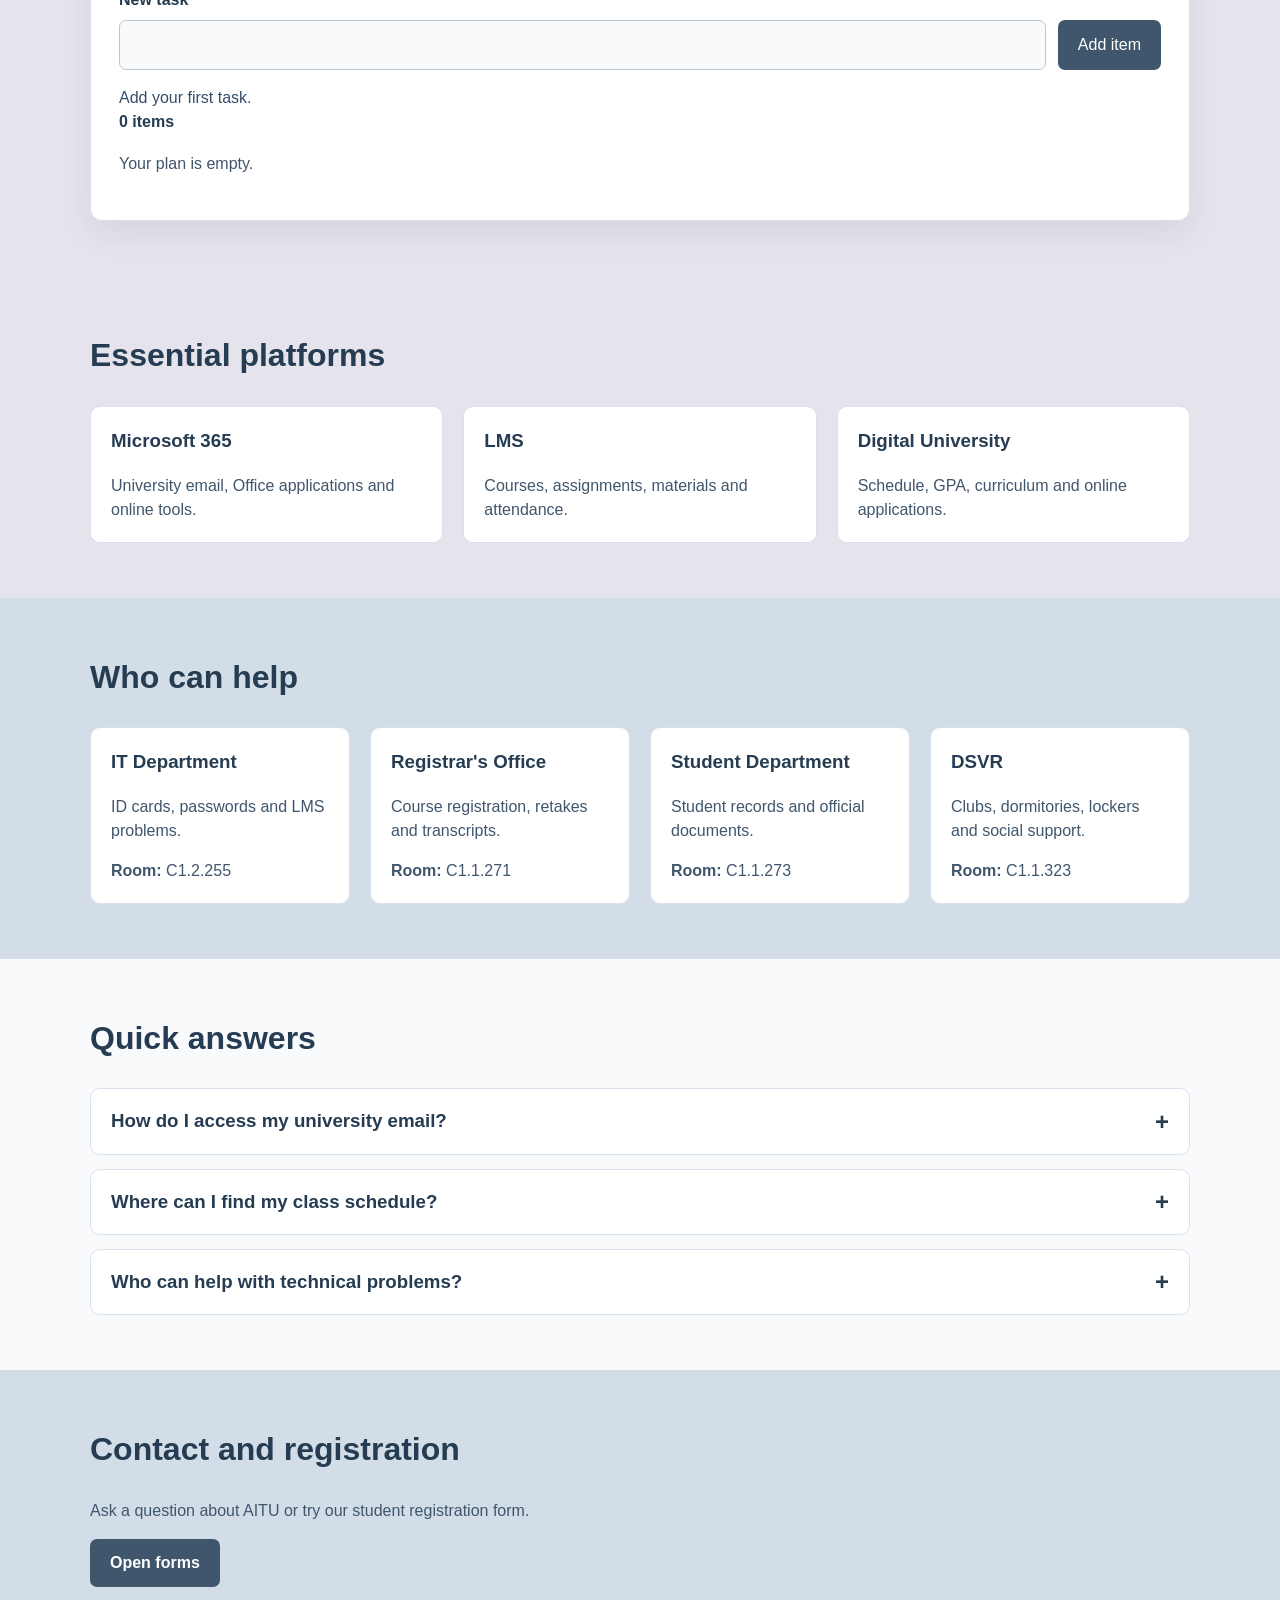
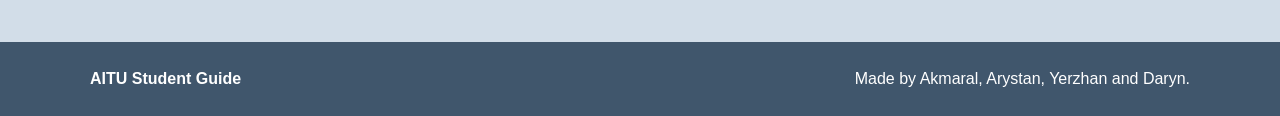
<file: start.html>
<!DOCTYPE html>
<html lang="en">
<head>
<meta charset="utf-8"/>
<meta content="width=device-width, initial-scale=1.0" name="viewport"/>
<meta content="A first-week checklist and guide to essential student platforms at Astana IT University." name="description"/>
<title>First Steps | AITU Student Guide</title>
<link href="css/style.css" rel="stylesheet"/>
<link href="css/responsive.css" rel="stylesheet"/>
<link href="data:," rel="icon"/></head>
<body>
<header class="site-header">
<div class="container header-inner">
<a class="logo" href="index.html">AITU Student Guide</a>
<nav aria-label="Main navigation">
<ul class="nav-list">
<li><a href="index.html">Home</a></li>
<li><a href="study.html">Study</a></li>
<li><a href="campus.html">Campus Life</a></li>
<li><a aria-current="page" class="active" href="start.html">First Steps</a></li>
<li><a href="interactive.html">Interactive Guide</a></li>
<li><a href="forms.html">Forms</a></li>
<li><button aria-pressed="false" class="button theme-button" id="theme-toggle" type="button" style="padding: 5px 10px; margin-left: 15px;">Switch to dark theme</button></li>
</ul>
</nav>
</div>
</header>
<main>
<section class="hero">
<div class="container hero-inner">
<div class="hero-text">
<h1>Start your first week with confidence</h1>
<p>Follow these simple steps and settle into university life.</p>
</div>
<div class="hero-image">
<img alt="Hallway inside Astana IT University" src="images/campus-hallway.jpg"/>
</div>
</div>
</section>
<section class="section" id="welcome"><div class="container interactive-panel">
<h2>Your first week</h2><label for="visitor-name">Your name</label>
<div class="control-row"><input autocomplete="name" id="visitor-name" maxlength="80" type="text"/>
<button class="button" id="welcome-button" type="button">Show welcome</button></div>
<p class="status-message" id="welcome-message" role="status">Welcome to AITU! Plan your first week below.</p>
</div></section><section class="section" id="checklist">
<div class="container">
<h2>First-week checklist</h2>
<div class="steps-grid">
<article class="step-card card-pink">
<h3>1. Activate Microsoft 365</h3>
<p>Sign in with your university account.</p>
</article>
<article class="step-card card-lavender">
<h3>2. Log in to LMS</h3>
<p>Open your courses and learning materials.</p>
</article>
<article class="step-card card-blue">
<h3>3. Check your schedule</h3>
<p>Find your classes in Digital University.</p>
</article>
<article class="step-card card-blue">
<h3>4. Find your classrooms</h3>
<p>Learn the campus blocks and room numbers.</p>
</article>
<article class="step-card card-lavender">
<h3>5. Read every syllabus</h3>
<p>Check course tasks and grading rules.</p>
</article>
<article class="step-card card-pink">
<h3>6. Save important contacts</h3>
<p>Keep department contacts and room numbers.</p>
</article>
</div>
</div>
</section><section class="section section-lavender" id="planner"><div class="container interactive-panel">
<h2>My first-week plan</h2><p>Add tasks for this visit. The list is cleared when you reload the page.</p>
<form id="checklist-form" novalidate=""><label for="checklist-input">New task</label>
<div class="control-row"><input aria-describedby="checklist-feedback" id="checklist-input" maxlength="120" name="task" type="text"/>
<button class="button" type="submit">Add item</button></div></form>
<p class="status-message" id="checklist-feedback" role="status">Add your first task.</p>
<p aria-hidden="true" class="task-notice" id="task-notice">Task added.</p>
<p class="item-count" id="item-count" role="status">0 items</p>
<p id="empty-list">Your plan is empty.</p>
<ul aria-label="Personal checklist" class="dynamic-list" id="checklist-items"></ul>
</div></section>
<section class="section section-lavender">
<div class="container">
<h2>Essential platforms</h2>
<div class="platform-grid">
<a class="card card-link" href="https://www.office.com/" rel="noopener" target="_blank">
<h3>Microsoft 365</h3>
<p>University email, Office applications and online tools.</p>
</a>
<a class="card card-link" href="https://lms.astanait.edu.kz/" rel="noopener" target="_blank">
<h3>LMS</h3>
<p>Courses, assignments, materials and attendance.</p>
</a>
<a class="card card-link" href="https://du.astanait.edu.kz/" rel="noopener" target="_blank">
<h3>Digital University</h3>
<p>Schedule, GPA, curriculum and online applications.</p>
</a>
</div>
</div>
</section>
<section class="section section-blue">
<div class="container">
<h2>Who can help</h2>
<div class="help-grid">
<article class="card">
<h3>IT Department</h3>
<p>ID cards, passwords and LMS problems.</p>
<p><strong>Room:</strong> C1.2.255</p>
</article>
<article class="card">
<h3>Registrar's Office</h3>
<p>Course registration, retakes and transcripts.</p>
<p><strong>Room:</strong> C1.1.271</p>
</article>
<article class="card">
<h3>Student Department</h3>
<p>Student records and official documents.</p>
<p><strong>Room:</strong> C1.1.273</p>
</article>
<article class="card">
<h3>DSVR</h3>
<p>Clubs, dormitories, lockers and social support.</p>
<p><strong>Room:</strong> C1.1.323</p>
</article>
</div>
</div>
</section>
<section class="section" id="faq">
<div class="container">
<h2>Quick answers</h2>
<div class="faq-list">
<article class="faq-item">
<h3><button aria-controls="start-answer-1" aria-expanded="false" class="faq-question" type="button">How do I access my university email?<span aria-hidden="true" class="faq-symbol">+</span></button></h3>
<p class="faq-answer" hidden="" id="start-answer-1">Sign in to Microsoft 365 with your university account and open Outlook.</p>
</article>
<article class="faq-item">
<h3><button aria-controls="start-answer-2" aria-expanded="false" class="faq-question" type="button">Where can I find my class schedule?<span aria-hidden="true" class="faq-symbol">+</span></button></h3>
<p class="faq-answer" hidden="" id="start-answer-2">Open the Dashboard section in Digital University.</p>
</article>
<article class="faq-item">
<h3><button aria-controls="start-answer-3" aria-expanded="false" class="faq-question" type="button">Who can help with technical problems?<span aria-hidden="true" class="faq-symbol">+</span></button></h3>
<p class="faq-answer" hidden="" id="start-answer-3">Contact the IT Department in room C1.2.255.</p>
</article>
</div>
</div>
</section>
<section class="section section-blue">
<div class="container">
<h2>Contact and registration</h2>
<p>Ask a question about AITU or try our student registration form.</p>
<a class="button" href="forms.html">Open forms</a>
</div>
</section>
</main>
<footer class="site-footer">
<div class="container footer-inner">
<strong>AITU Student Guide</strong>
<p>Made by Akmaral, Arystan, Yerzhan and Daryn.</p>
</div>
</footer>
<script src="js/vendor/jquery-3.7.1.min.js"></script>
<script src="js/site.js"></script>
</body>
</html>
</file>
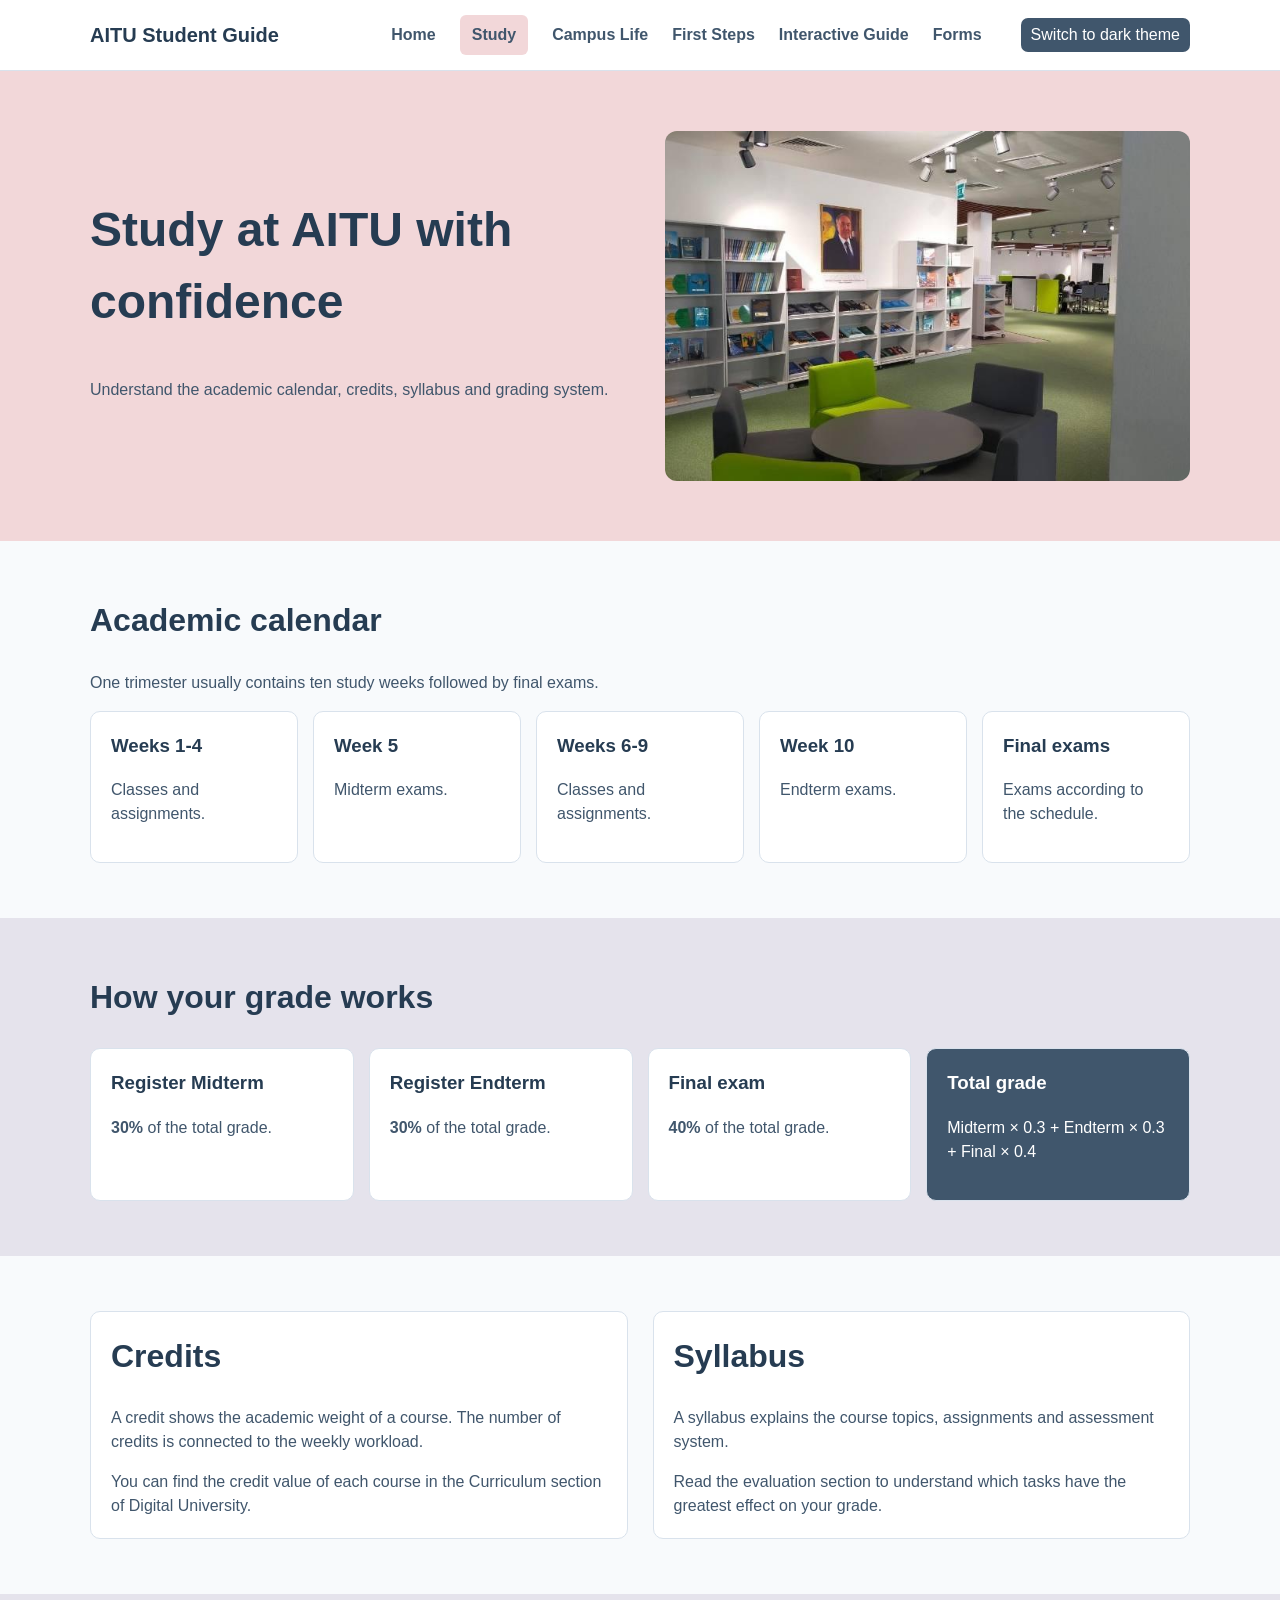
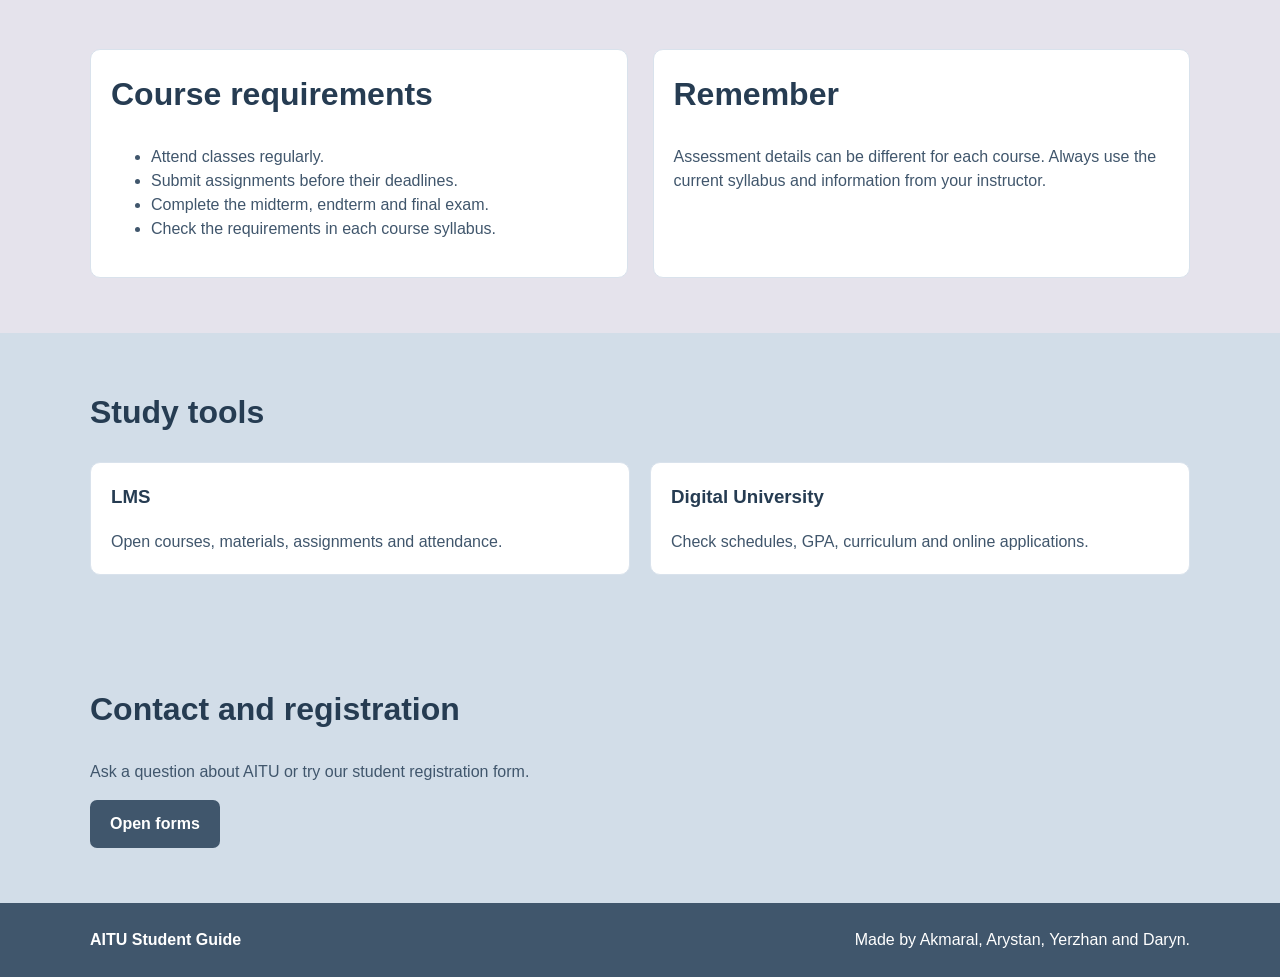
<file: study.html>
<!DOCTYPE html>
<html lang="en">
<head>
<meta charset="utf-8"/>
<meta content="width=device-width, initial-scale=1.0" name="viewport"/>
<meta content="A simple guide to the academic calendar, credits and grading at Astana IT University." name="description"/>
<title>Study | AITU Student Guide</title>
<link href="css/style.css" rel="stylesheet"/>
<link href="css/responsive.css" rel="stylesheet"/>
<link href="data:," rel="icon"/></head>
<body>
<header class="site-header">
<div class="container header-inner">
<a class="logo" href="index.html">AITU Student Guide</a>
<nav aria-label="Main navigation">
<ul class="nav-list">
<li><a href="index.html">Home</a></li>
<li><a aria-current="page" class="active" href="study.html">Study</a></li>
<li><a href="campus.html">Campus Life</a></li>
<li><a href="start.html">First Steps</a></li>
<li><a href="interactive.html">Interactive Guide</a></li>
<li><a href="forms.html">Forms</a></li>
<li><button aria-pressed="false" class="button theme-button" id="theme-toggle" type="button" style="padding: 5px 10px; margin-left: 15px;">Switch to dark theme</button></li>
</ul>
</nav>
</div>
</header>
<main>
<section class="hero">
<div class="container hero-inner">
<div class="hero-text">
<h1>Study at AITU with confidence</h1>
<p>Understand the academic calendar, credits, syllabus and grading system.</p>
</div>
<div class="hero-image">
<img alt="Library and study space at Astana IT University" src="images/study-space.jpg"/>
</div>
</div>
</section>
<section class="section" id="calendar">
<div class="container">
<h2>Academic calendar</h2>
<p>One trimester usually contains ten study weeks followed by final exams.</p>
<div class="calendar-grid">
<article class="calendar-item card-pink">
<h3>Weeks 1-4</h3>
<p>Classes and assignments.</p>
</article>
<article class="calendar-item card-lavender">
<h3>Week 5</h3>
<p>Midterm exams.</p>
</article>
<article class="calendar-item card-blue">
<h3>Weeks 6-9</h3>
<p>Classes and assignments.</p>
</article>
<article class="calendar-item card-lavender">
<h3>Week 10</h3>
<p>Endterm exams.</p>
</article>
<article class="calendar-item card-pink">
<h3>Final exams</h3>
<p>Exams according to the schedule.</p>
</article>
</div>
</div>
</section>
<section class="section section-lavender">
<div class="container">
<h2>How your grade works</h2>
<div class="grade-grid">
<article class="grade-item">
<h3>Register Midterm</h3>
<p><strong>30%</strong> of the total grade.</p>
</article>
<article class="grade-item">
<h3>Register Endterm</h3>
<p><strong>30%</strong> of the total grade.</p>
</article>
<article class="grade-item">
<h3>Final exam</h3>
<p><strong>40%</strong> of the total grade.</p>
</article>
<article class="grade-item grade-result">
<h3>Total grade</h3>
<p>Midterm × 0.3 + Endterm × 0.3 + Final × 0.4</p>
</article>
</div>
</div>
</section>
<section class="section">
<div class="container study-columns">
<article class="card" id="credits">
<h2>Credits</h2>
<p>A credit shows the academic weight of a course. The number of credits is connected to the weekly workload.</p>
<p>You can find the credit value of each course in the Curriculum section of Digital University.</p>
</article>
<article class="card" id="syllabus">
<h2>Syllabus</h2>
<p>A syllabus explains the course topics, assignments and assessment system.</p>
<p>Read the evaluation section to understand which tasks have the greatest effect on your grade.</p>
</article>
</div>
</section>
<section class="section section-lavender">
<div class="container study-columns">
<article class="card">
<h2>Course requirements</h2>
<ul>
<li>Attend classes regularly.</li>
<li>Submit assignments before their deadlines.</li>
<li>Complete the midterm, endterm and final exam.</li>
<li>Check the requirements in each course syllabus.</li>
</ul>
</article>
<aside class="card">
<h2>Remember</h2>
<p>Assessment details can be different for each course. Always use the current syllabus and information from your instructor.</p>
</aside>
</div>
</section>
<section class="section section-blue">
<div class="container">
<h2>Study tools</h2>
<div class="resource-links">
<a class="card card-link" href="https://lms.astanait.edu.kz/" rel="noopener" target="_blank">
<h3>LMS</h3>
<p>Open courses, materials, assignments and attendance.</p>
</a>
<a class="card card-link" href="https://du.astanait.edu.kz/" rel="noopener" target="_blank">
<h3>Digital University</h3>
<p>Check schedules, GPA, curriculum and online applications.</p>
</a>
</div>
</div>
</section>
<section class="section section-blue">
<div class="container">
<h2>Contact and registration</h2>
<p>Ask a question about AITU or try our student registration form.</p>
<a class="button" href="forms.html">Open forms</a>
</div>
</section>
</main>
<footer class="site-footer">
<div class="container footer-inner">
<strong>AITU Student Guide</strong>
<p>Made by Akmaral, Arystan, Yerzhan and Daryn.</p>
</div>
</footer>
<script src="js/vendor/jquery-3.7.1.min.js"></script>
<script src="js/site.js"></script>
</body>
</html>
</file>
<file: css/style.css>
* {
  box-sizing: border-box;
}

body {
  margin: 0;
  color: #40566c;
  background-color: #f8fafc;
  font-family: Arial, sans-serif;
  line-height: 1.5;
  overflow-wrap: anywhere;
}

h1,
h2,
h3 {
  margin-top: 0;
  color: #263c52;
}

h1 {
  font-size: 48px;
}

h2 {
  font-size: 32px;
}

p {
  margin-top: 0;
}

a {
  color: inherit;
}

img {
  display: block;
  width: 100%;
  object-fit: cover;
}

.container {
  width: 90%;
  max-width: 1100px;
  margin: 0 auto;
}

.section {
  padding: 55px 0;
}

.site-header {
  background-color: #ffffff;
  border-bottom: 1px solid #d9e2ec;
}

.header-inner {
  display: flex;
  align-items: center;
  justify-content: space-between;
  min-height: 70px;
  gap: 25px;
}

.logo {
  color: #263c52;
  font-size: 20px;
  font-weight: bold;
  text-decoration: none;
  flex-shrink: 0;
}

.nav-list {
  display: flex;
  align-items: center;
  flex-wrap: wrap;
  margin: 0;
  padding: 0;
  gap: 24px;
  list-style: none;
}

.nav-list a {
  display: inline-block;
  padding: 8px 0;
  font-weight: bold;
  text-decoration: none;
}

.nav-list a:hover,
.nav-list a:focus {
  color: #40566c;
}

.nav-list .active {
  padding: 8px 12px;
  background-color: #f2d7d9;
  border-radius: 6px;
}

.hero {
  padding: 60px 0;
  background-color: #f2d7d9;
}

.hero-inner {
  display: flex;
  align-items: center;
  gap: 50px;
}

.hero-text,
.hero-image {
  flex: 1;
  min-width: 0;
}

.hero-image img {
  height: 350px;
  border-radius: 12px;
}

.button {
  display: inline-block;
  padding: 12px 20px;
  color: #ffffff;
  background-color: #40566c;
  border: 0;
  border-radius: 7px;
  cursor: pointer;
  font-weight: bold;
  text-decoration: none;
  transition: transform 0.2s ease, background-color 0.2s ease;
}

.button:hover,
.button:focus {
  background-color: #263c52;
  transform: translateY(-2px);
}

.grid {
  display: grid;
  gap: 20px;
}

.grid-3 {
  grid-template-columns: repeat(3, 1fr);
}

.grid-4 {
  grid-template-columns: repeat(4, 1fr);
}

.card {
  padding: 20px;
  background-color: #ffffff;
  border: 1px solid #d9e2ec;
  border-radius: 10px;
  min-width: 0;
  transition: transform 0.2s ease, box-shadow 0.2s ease;
}

.card:hover {
  transform: translateY(-3px);
  box-shadow: 0 8px 20px rgba(38, 60, 82, 0.12);
}

.card img {
  height: 190px;
  margin-bottom: 15px;
  border-radius: 7px;
}

.card-link {
  text-decoration: none;
}

.card-link:hover,
.card-link:focus {
  border-color: #40566c;
}

.card p:last-child {
  margin-bottom: 0;
}

.card-pink {
  background-color: #f7e5e6;
}

.card-lavender {
  background-color: #e5e2ec;
}

.card-blue {
  background-color: #d2dde8;
}

.icon {
  display: inline-block;
  margin-bottom: 10px;
  color: #263c52;
  font-size: 30px;
}

.info-row {
  display: flex;
  align-items: center;
  gap: 15px;
}

.resource-links {
  display: flex;
  gap: 20px;
}

.resource-links .card {
  flex: 1;
}

.section-lavender {
  background-color: #e5e3ec;
}

.section-blue {
  background-color: #d2dde8;
}

.site-footer {
  padding: 25px 0;
  color: #ffffff;
  background-color: #40566c;
}

.footer-inner {
  display: flex;
  align-items: center;
  justify-content: space-between;
  gap: 20px;
}

.site-footer p {
  margin: 0;
}

:focus-visible {
  outline: 3px solid #263c52;
  outline-offset: 3px;
}

.calendar-grid {
  display: grid;
  grid-template-columns: repeat(5, 1fr);
  gap: 15px;
}

.calendar-item,
.grade-item {
  padding: 20px;
  background-color: #ffffff;
  border: 1px solid #d9e2ec;
  border-radius: 10px;
}

.grade-grid {
  display: grid;
  grid-template-columns: repeat(4, 1fr);
  gap: 15px;
}

.grade-result {
  color: #ffffff;
  background-color: #40566c;
}

.grade-result h3 {
  color: #ffffff;
}

.study-columns {
  display: grid;
  grid-template-columns: 1fr 1fr;
  gap: 25px;
}

.campus-grid {
  display: grid;
  grid-template-columns: repeat(3, 1fr);
  gap: 20px;
}

.campus-card img {
  height: 220px;
  border-radius: 8px;
}

.map-layout {
  display: grid;
  grid-template-columns: 2fr 1fr;
  gap: 25px;
}

.map-layout .map-image {
  height: auto;
  border-radius: 8px;
}

.campus-list {
  margin: 0;
  padding-left: 20px;
}

.campus-list li {
  margin-bottom: 10px;
}

.steps-grid {
  display: grid;
  grid-template-columns: repeat(3, 1fr);
  gap: 18px;
}

.step-card {
  padding: 20px;
  background-color: #ffffff;
  border: 1px solid #d9e2ec;
  border-radius: 10px;
  min-width: 0;
}

.platform-grid,
.answers-grid {
  display: grid;
  grid-template-columns: repeat(3, 1fr);
  gap: 20px;
}

.help-grid {
  display: grid;
  grid-template-columns: repeat(4, 1fr);
  gap: 20px;
}

.interactive-hero {
  padding: 72px 0;
  background: linear-gradient(135deg, #f2d7d9 0%, #e5e3ec 55%, #d2dde8 100%);
}

.interactive-hero-inner,
.interactive-callout {
  display: flex;
  align-items: center;
  justify-content: space-between;
  gap: 40px;
}

.interactive-hero-inner > div,
.interactive-callout > div {
  max-width: 720px;
}

.eyebrow,
.task-label,
.card-kicker {
  margin-bottom: 8px;
  color: #5b7085;
  font-size: 13px;
  font-weight: bold;
  letter-spacing: 0.08em;
  text-transform: uppercase;
}

.theme-button {
  flex: 0 0 auto;
  border: 0;
  cursor: pointer;
  font: inherit;
}

.feature-layout {
  display: grid;
  grid-template-columns: minmax(0, 0.8fr) minmax(0, 1.2fr);
  align-items: start;
  gap: 48px;
}

.feature-heading p:last-child,
.section-intro > p:last-child {
  max-width: 680px;
}

.interactive-panel {
  padding: 28px;
  background-color: #ffffff;
  border: 1px solid #d9e2ec;
  border-radius: 12px;
  box-shadow: 0 12px 30px rgba(38, 60, 82, 0.08);
}

.interactive-panel label,
.search-control label {
  display: block;
  margin-bottom: 8px;
  color: #263c52;
  font-weight: bold;
}

.control-row {
  display: flex;
  align-items: stretch;
  gap: 12px;
}

.control-row input,
.search-control input {
  width: 100%;
  min-width: 0;
  padding: 12px 14px;
  color: #263c52;
  background-color: #f8fafc;
  border: 1px solid #b7c6d4;
  border-radius: 7px;
  font: inherit;
}

.control-row .button {
  flex: 0 0 auto;
  border: 0;
  cursor: pointer;
  font: inherit;
}

.status-message {
  min-height: 24px;
  margin: 16px 0 0;
  color: #334e68;
}

.theme-preview {
  display: grid;
  grid-template-columns: repeat(3, 52px);
  align-items: center;
  gap: 12px;
}

.theme-preview p {
  grid-column: 1 / -1;
  margin: 6px 0 0;
}

.theme-swatch {
  display: block;
  width: 52px;
  height: 52px;
  border: 1px solid #b7c6d4;
  border-radius: 50%;
}

.theme-swatch-primary {
  background-color: #f2d7d9;
}

.theme-swatch-secondary {
  background-color: #d2dde8;
}

.theme-swatch-accent {
  background-color: #40566c;
}

.section-intro {
  margin-bottom: 28px;
}

.faq-list {
  display: grid;
  gap: 14px;
}

.faq-item {
  overflow: hidden;
  background-color: #ffffff;
  border: 1px solid #d9e2ec;
  border-radius: 10px;
}

.faq-item h3 {
  margin: 0;
}

.faq-question {
  display: flex;
  width: 100%;
  align-items: center;
  justify-content: space-between;
  gap: 20px;
  padding: 18px 20px;
  color: #263c52;
  background-color: transparent;
  border: 0;
  cursor: pointer;
  font: inherit;
  font-weight: bold;
  text-align: left;
}

.faq-question:hover {
  background-color: #f7e5e6;
}

.faq-symbol {
  flex: 0 0 auto;
  font-size: 24px;
  line-height: 1;
}

.faq-answer {
  margin: 0;
  padding: 0 20px 20px;
}

.search-heading {
  display: grid;
  grid-template-columns: minmax(0, 1fr) minmax(280px, 380px);
  align-items: end;
  gap: 36px;
}

.search-control {
  width: 100%;
}

.result-count,
.item-count {
  margin: 0 0 18px;
  color: #263c52;
  font-weight: bold;
}

.no-results {
  padding: 18px 20px;
  background-color: #ffffff;
  border: 1px dashed #748da6;
  border-radius: 10px;
  text-align: center;
}

.resource-card-grid {
  display: grid;
  grid-template-columns: repeat(3, 1fr);
  gap: 18px;
}

.guide-card {
  display: flex;
  min-height: 230px;
  flex-direction: column;
}

.guide-card[hidden] {
  display: none;
}

.guide-card a {
  margin-top: auto;
  color: #405f7d;
  font-weight: bold;
}

.dynamic-list {
  display: grid;
  margin: 0;
  padding: 0;
  gap: 10px;
  list-style: none;
}

.dynamic-list li {
  display: flex;
  align-items: center;
  justify-content: space-between;
  gap: 18px;
  padding: 12px 14px;
  background-color: #f8fafc;
  border: 1px solid #d9e2ec;
  border-radius: 8px;
}

.remove-button {
  padding: 8px 12px;
  color: #263c52;
  background-color: #f2d7d9;
  border: 1px solid #d4b5b8;
  border-radius: 6px;
  cursor: pointer;
  font: inherit;
  font-weight: bold;
}

.remove-button:hover,
.remove-button:focus {
  background-color: #e8c6c9;
}

button,
input,
select,
textarea {
  font: inherit;
}

figure {
  margin: 0;
}

.filter-controls {
  display: flex;
  align-items: end;
  flex-wrap: wrap;
  gap: 16px;
  margin: 20px 0;
}

.filter-controls > div {
  flex: 1 1 220px;
  min-width: 0;
}

.filter-controls label {
  display: block;
  margin-bottom: 8px;
  font-weight: bold;
}

.filter-controls input,
.filter-controls select {
  width: 100%;
  padding: 12px;
  border: 1px solid #748da6;
  border-radius: 6px;
  background: #ffffff;
  color: #263c52;
}

.task-notice {
  display: none;
  padding: 10px;
  background: #e5e3ec;
  color: #263c52;
}

.error-text {
  color: #a32432;
}

.dynamic-list span {
  min-width: 0;
}

.dark-theme {
  color: #dbe7f2;
  background-color: #101b26;
}

.dark-theme h1,
.dark-theme h2,
.dark-theme h3,
.dark-theme h5,
.dark-theme .logo,
.dark-theme .interactive-panel label,
.dark-theme .search-control label,
.dark-theme .result-count,
.dark-theme .item-count,
.dark-theme .icon {
  color: #f4f8fb;
}

.dark-theme .site-header,
.dark-theme .interactive-panel,
.dark-theme .faq-item,
.dark-theme .guide-card,
.dark-theme .no-results,
.dark-theme .hero,
.dark-theme .card,
.dark-theme .step-card,
.dark-theme .calendar-item,
.dark-theme .grade-item,
.dark-theme .card-pink,
.dark-theme .card-lavender,
.dark-theme .card-blue {
  background-color: #172737;
  color: #dbe7f2;
  border-color: #40566c;
}

.dark-theme .interactive-hero {
  background: linear-gradient(135deg, #243647 0%, #2e3548 55%, #1f4154 100%);
}

.dark-theme .section-lavender,
.dark-theme .section-blue {
  background-color: #1d3042;
}

.dark-theme .eyebrow,
.dark-theme .task-label,
.dark-theme .card-kicker,
.dark-theme .status-message {
  color: #b8cee0;
}

.dark-theme .control-row input,
.dark-theme .search-control input,
.dark-theme .dynamic-list li,
.dark-theme .filter-controls input,
.dark-theme .filter-controls select {
  color: #f4f8fb;
  background-color: #101b26;
  border-color: #56718a;
}

.dark-theme .faq-question {
  color: #f4f8fb;
}

.dark-theme .faq-question:hover {
  background-color: #24384a;
}

.dark-theme .guide-card a {
  color: #b9d8f0;
}

.dark-theme .site-footer {
  background-color: #0a131c;
}

.dark-theme .nav-list .active {
  color: #263c52;
  background-color: #f2d7d9;
}

.dark-theme :focus-visible {
  outline-color: #f2d7d9;
}

.dark-theme .error-text {
  color: #ffb8c0;
}

.dark-theme .nav-list a:hover {
  color: #f2d7d9;
}

[hidden] {
  display: none !important;
}
</file>
<file: css/responsive.css>
@media (max-width: 900px) {
  .header-inner {
    flex-direction: column;
    padding: 18px 0;
    gap: 14px;
  }

  .nav-list {
    justify-content: center;
    row-gap: 18px;
  }

  .hero-inner {
    gap: 30px;
  }

  .grid-4 {
    grid-template-columns: repeat(2, 1fr);
  }

  .footer-inner {
    flex-wrap: wrap;
  }
}

@media (max-width: 600px) {
  h1 {
    font-size: 34px;
  }

  h2 {
    font-size: 26px;
  }

  .section {
    padding: 40px 0;
  }

  .header-inner {
    flex-direction: column;
    padding: 15px 0;
  }

  .nav-list {
    justify-content: center;
    gap: 12px;
  }

  .hero {
    padding: 40px 0;
  }

  .hero-inner {
    flex-direction: column;
    align-items: stretch;
  }

  .hero-image img {
    height: 230px;
  }

  .grid-3,
  .grid-4 {
    grid-template-columns: 1fr;
  }

  .resource-links {
    flex-direction: column;
  }

  .footer-inner {
    flex-direction: column;
    align-items: center;
    text-align: center;
  }
}

@media (max-width: 900px) {
  .calendar-grid {
    grid-template-columns: repeat(3, 1fr);
  }

  .grade-grid {
    grid-template-columns: repeat(2, 1fr);
  }

  .study-columns {
    grid-template-columns: 1fr;
  }
}

@media (max-width: 600px) {
  .calendar-grid,
  .grade-grid {
    grid-template-columns: 1fr;
  }
}

@media (max-width: 900px) {
  .campus-grid {
    grid-template-columns: repeat(2, 1fr);
  }

  .map-layout {
    grid-template-columns: 1fr;
  }
}

@media (max-width: 600px) {
  .campus-grid {
    grid-template-columns: 1fr;
  }
}

@media (max-width: 900px) {
  .steps-grid,
  .help-grid {
    grid-template-columns: repeat(2, 1fr);
  }
}

@media (max-width: 900px) {
  .interactive-hero-inner,
  .interactive-callout {
    align-items: flex-start;
    flex-direction: column;
  }

  .feature-layout,
  .search-heading {
    grid-template-columns: 1fr;
    gap: 28px;
  }

  .resource-card-grid {
    grid-template-columns: repeat(2, 1fr);
  }
}

@media (max-width: 600px) {
  .interactive-hero {
    padding: 48px 0;
  }

  .control-row {
    flex-direction: column;
  }

  .control-row .button {
    width: 100%;
  }

  .resource-card-grid {
    grid-template-columns: 1fr;
  }

  .interactive-panel {
    padding: 22px;
  }

  .dynamic-list li {
    align-items: stretch;
    flex-direction: column;
  }
}

@media (max-width: 600px) {
  .steps-grid,
  .platform-grid,
  .help-grid,
  .answers-grid {
    grid-template-columns: 1fr;
  }
}
</file>
<file: css/forms.css>
.form-panel {
  max-width: 800px;
  margin: 0 auto 30px;
  padding: 24px;
  background: #ffffff;
  border: 1px solid #d9e2ec;
  border-radius: 8px;
}

.form-panel h2 {
  font-size: 28px;
}

.form-panel legend {
  font-size: 16px;
  font-weight: bold;
}

.form-panel .btn-primary {
  background: #40566c;
  border-color: #40566c;
}

.form-panel .btn-primary:hover {
  background: #263c52;
  border-color: #263c52;
}

body.dark-theme .form-panel {
  background-color: #172737;
  color: #dbe7f2;
  border-color: #40566c;
}

body.dark-theme .form-panel h2,
body.dark-theme .form-panel legend,
body.dark-theme .form-panel .form-label,
body.dark-theme .form-panel .form-check-label {
  color: #f4f8fb;
}

body.dark-theme .form-panel .form-text {
  color: #b8cee0;
}

body.dark-theme .form-panel .form-control,
body.dark-theme .form-panel .form-select {
  background-color: #101b26;
  color: #f4f8fb;
  border-color: #56718a;
}

body.dark-theme .form-panel .form-control:focus,
body.dark-theme .form-panel .form-select:focus {
  background-color: #101b26;
  color: #f4f8fb;
  border-color: #f2d7d9;
  box-shadow: 0 0 0 0.25rem rgba(242, 215, 217, 0.25);
}

body.dark-theme .form-panel .form-control::placeholder {
  color: #8da4b8;
}

body.dark-theme .form-panel .btn-outline-secondary {
  color: #dbe7f2;
  border-color: #56718a;
}

body.dark-theme .form-panel .btn-outline-secondary:hover {
  background-color: #24384a;
  color: #f4f8fb;
}
</file>
